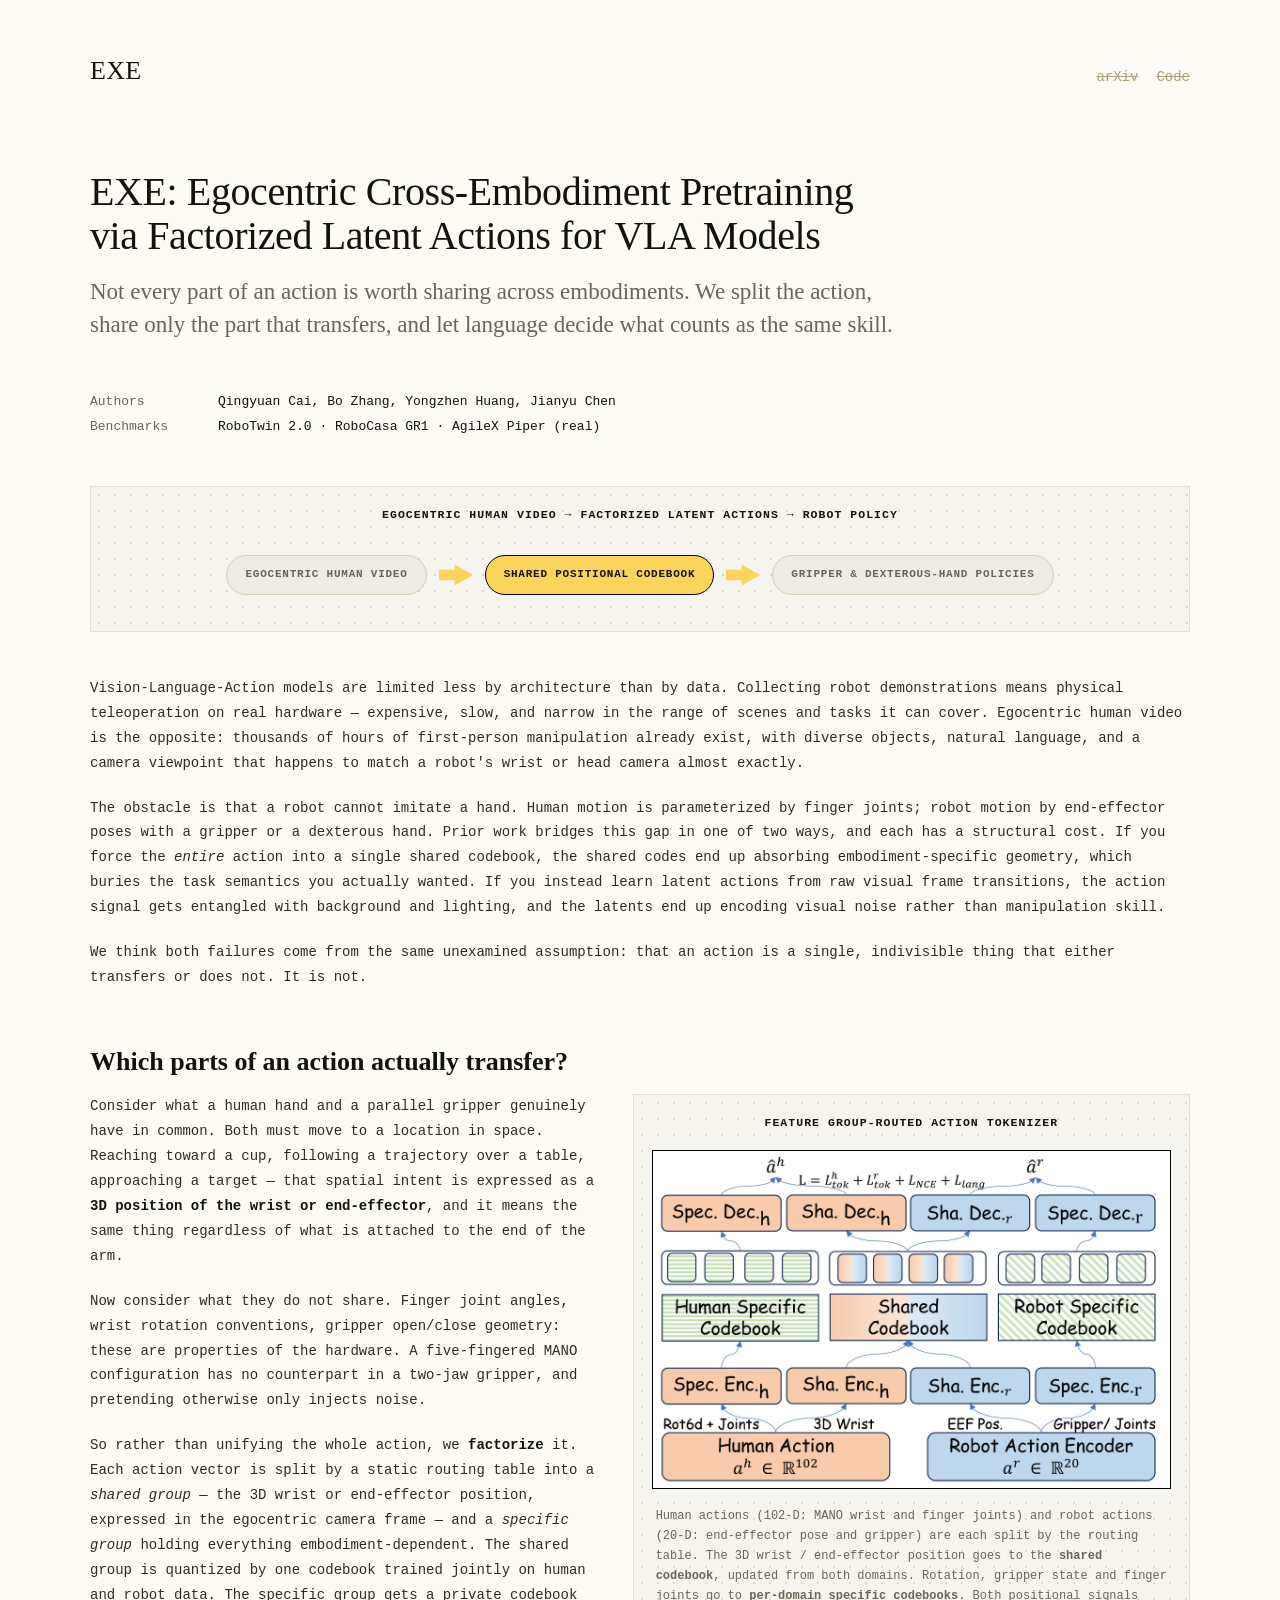
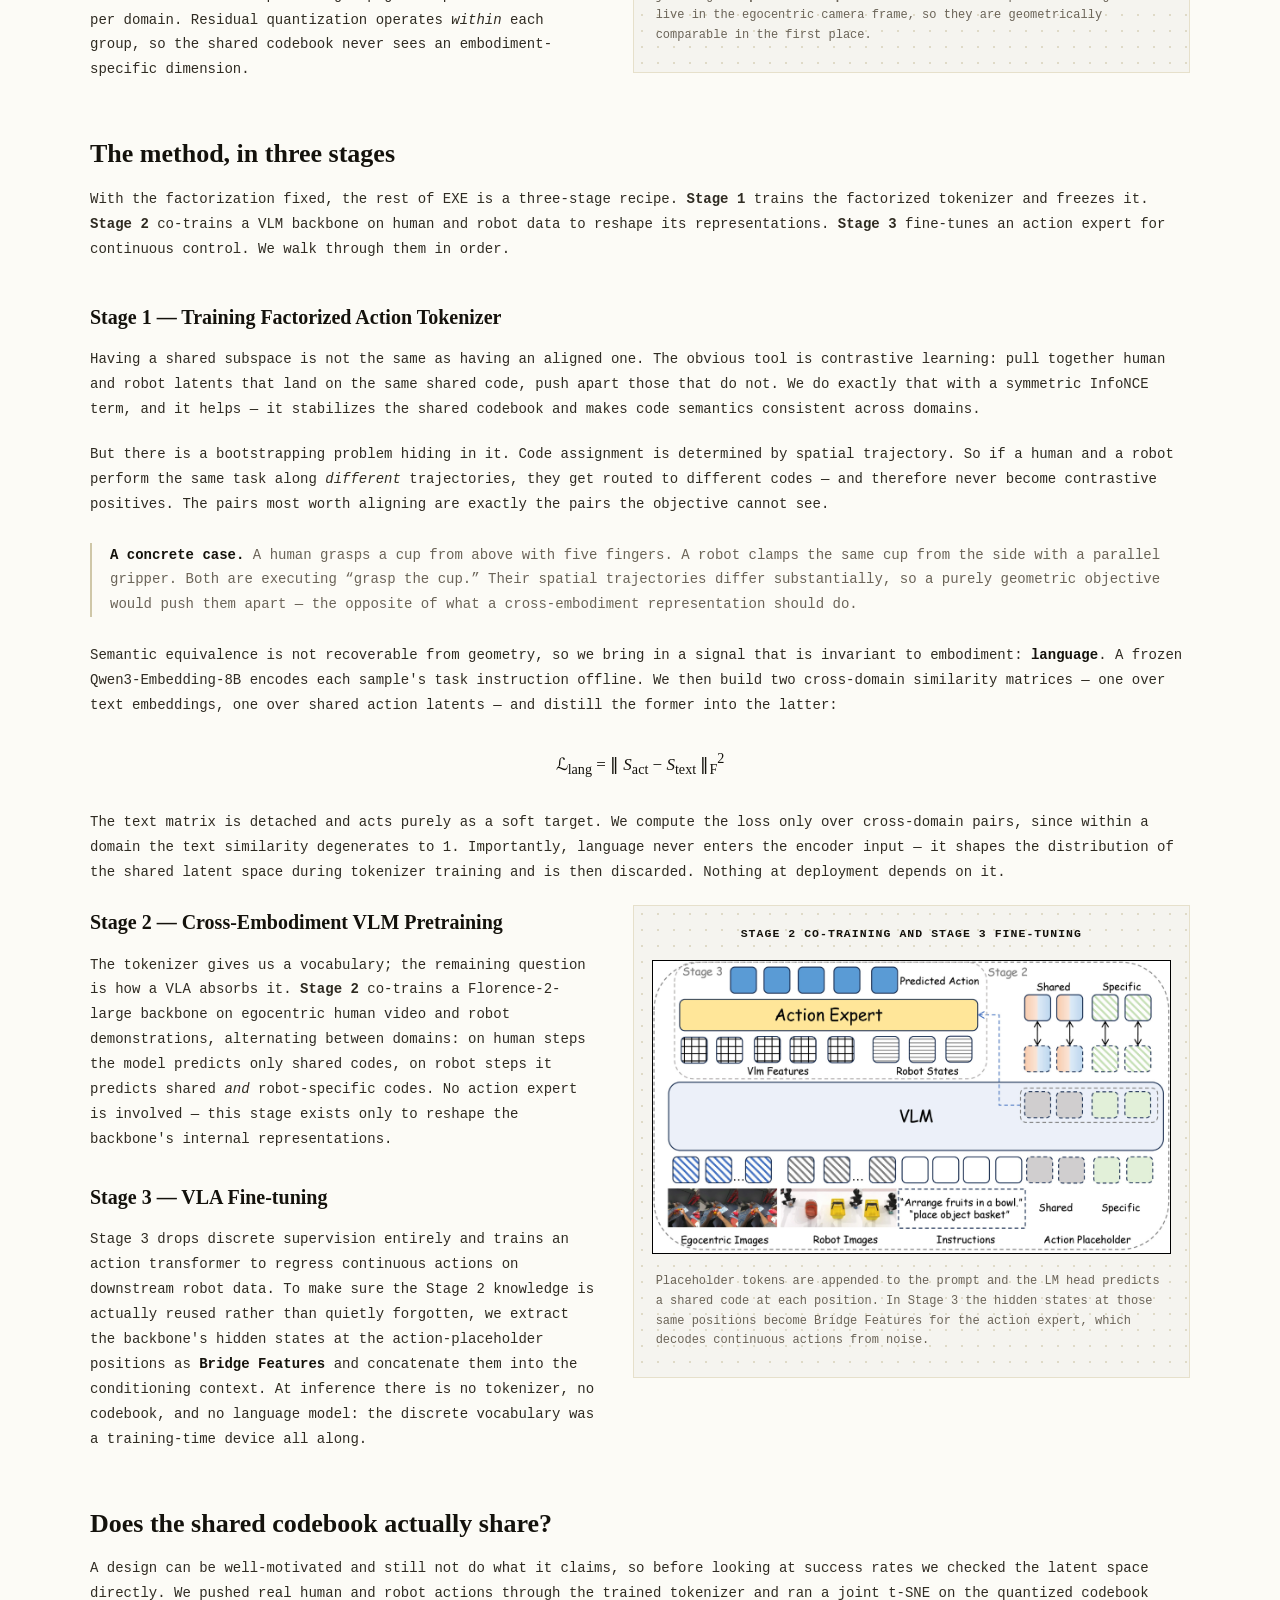
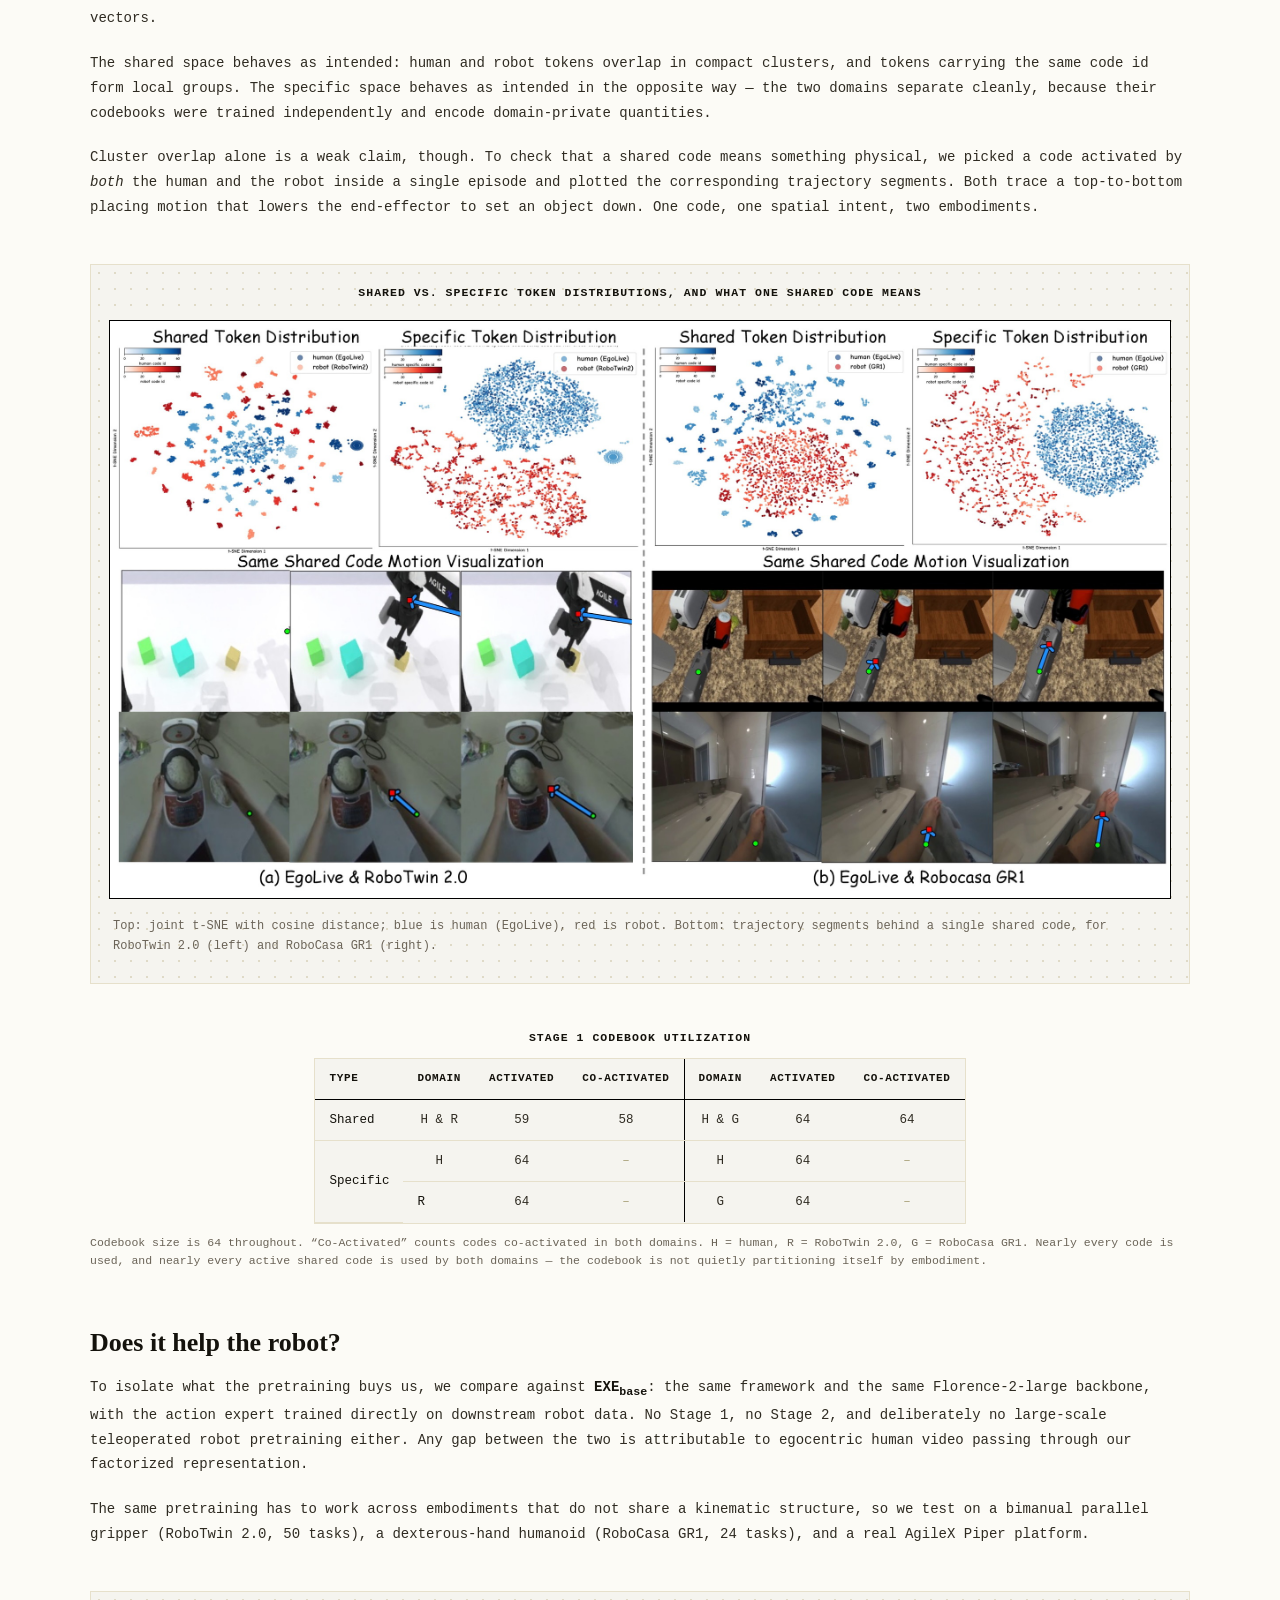
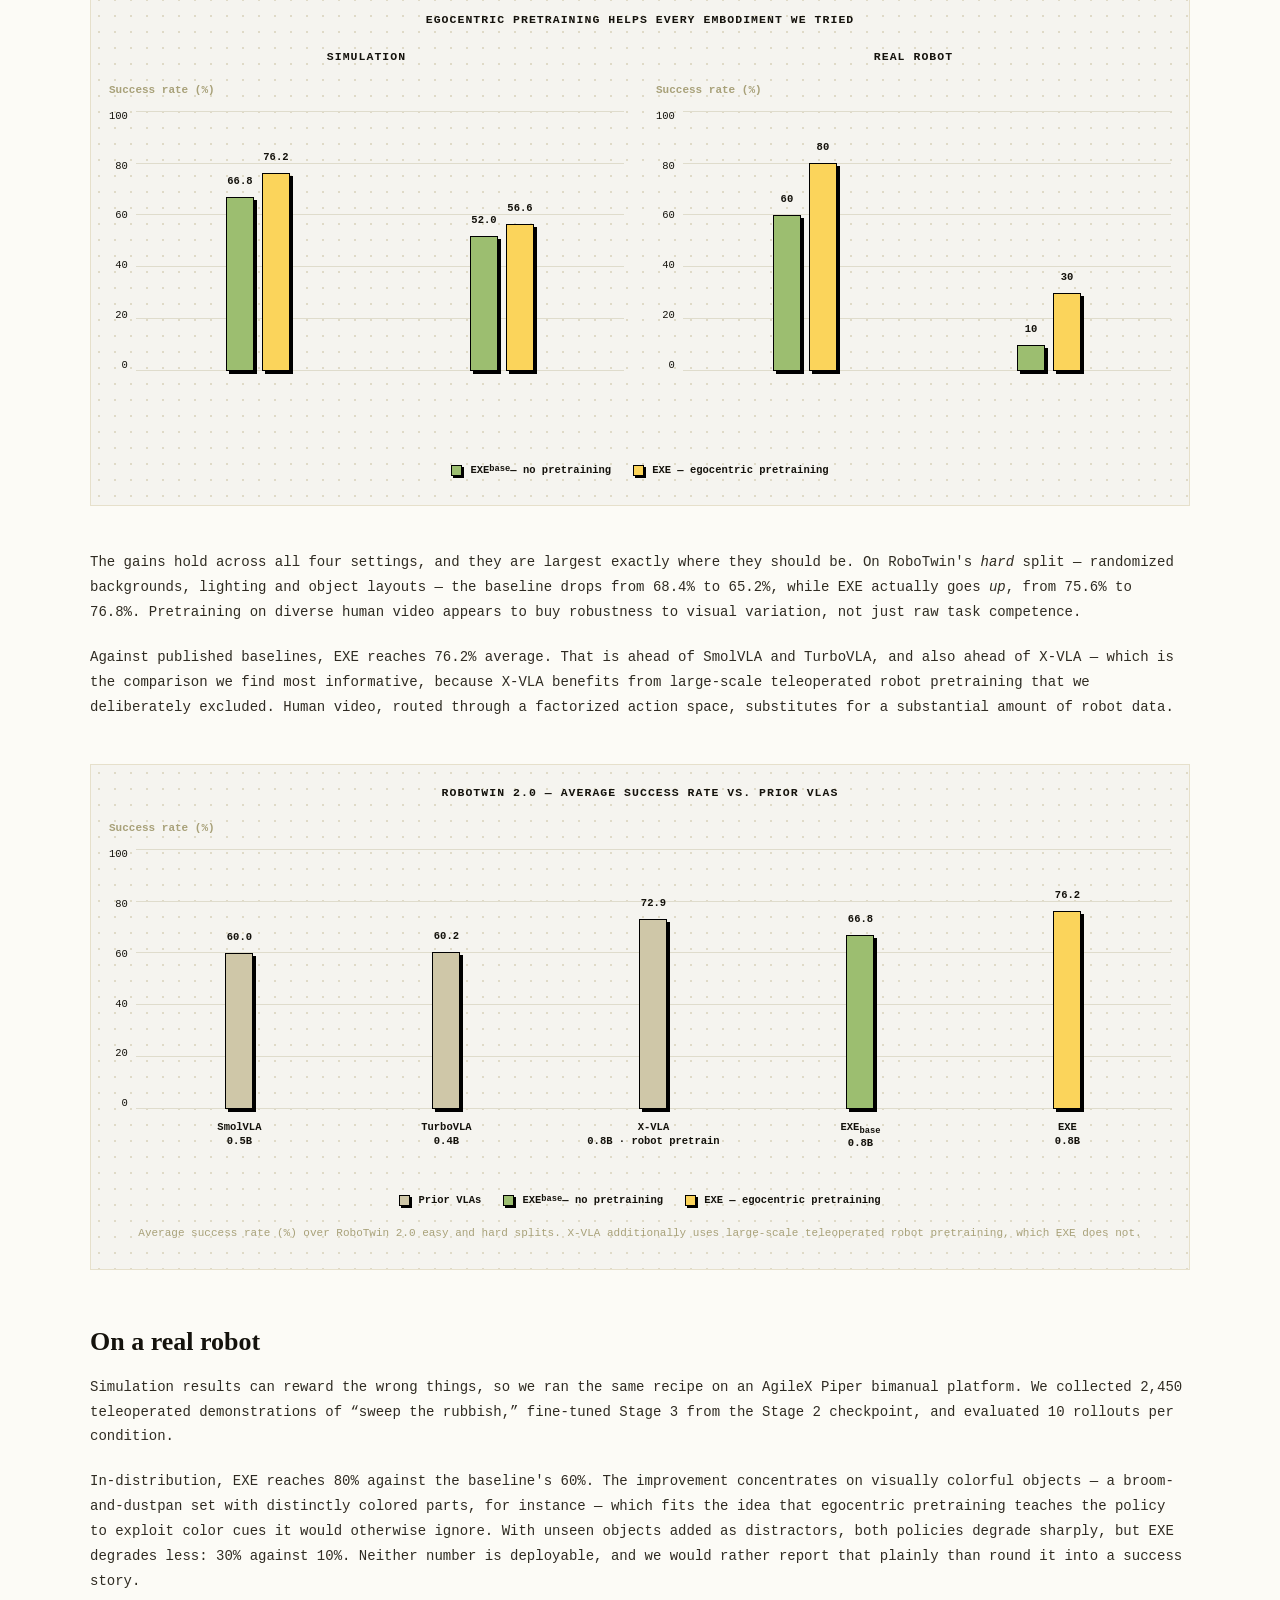
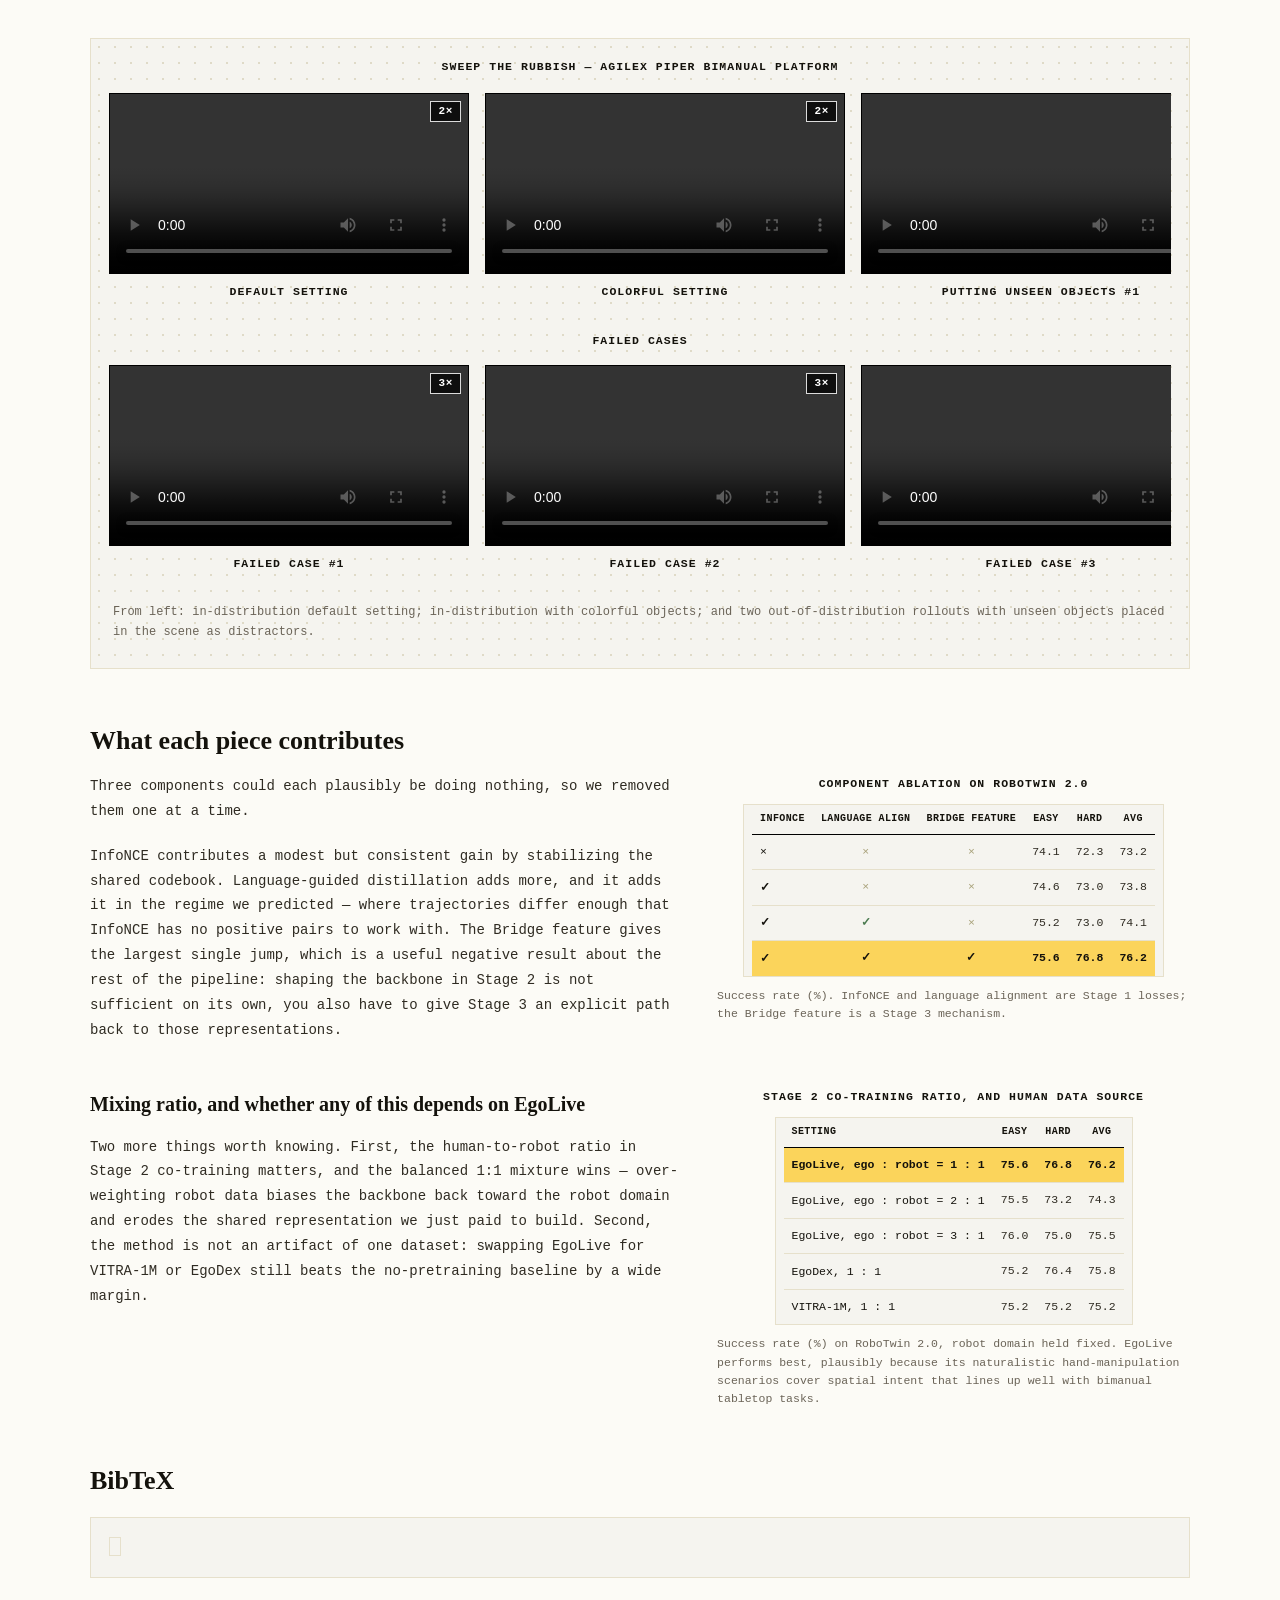
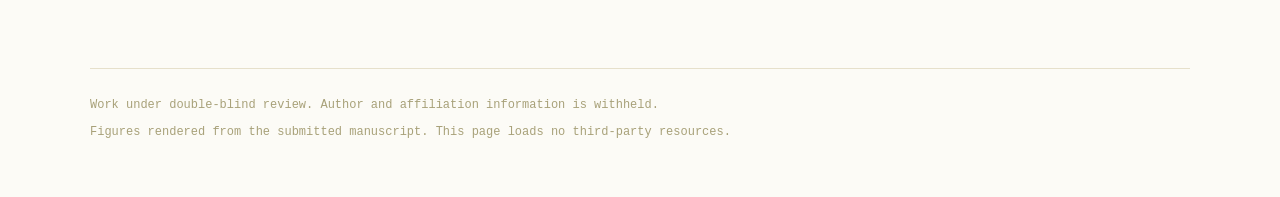
<file: index.html>
<!DOCTYPE html>
<html lang="en">
<head>
<meta charset="utf-8">
<meta name="viewport" content="width=device-width, initial-scale=1">
<title>Factorizing Latent Actions for Human-to-Robot Transfer</title>

<meta name="description" content="EXE factorizes actions into a shareable positional subspace and an embodiment-specific kinematic subspace, so a VLA can inherit manipulation semantics from egocentric human video without inheriting human kinematics.">
<meta name="robots" content="noindex, nofollow">

<meta property="og:type" content="article">
<meta property="og:title" content="Factorizing Latent Actions for Human-to-Robot Transfer">
<meta property="og:description" content="Not all of an action is worth sharing across embodiments. EXE shares the part that is, and keeps private the part that is not.">
<meta property="og:image" content="static/images/framework.jpg">

<link rel="stylesheet" href="static/css/index.css">
</head>
<body>

<!-- ======================== masthead ======================== -->
<header class="masthead">
  <a class="brand" href="./">EXE</a>
  <nav class="navlinks">
    <span title="Released after review">arXiv</span>
    <span title="Released after review">Code</span>
  </nav>
</header>

<!-- ======================== headline ======================== -->
<div class="headline">
  <h1>EXE: Egocentric Cross&#8209;Embodiment Pretraining via Factorized Latent Actions for VLA Models</h1>
  <p class="deck">
    Not every part of an action is worth sharing across embodiments. We split the action, share only the
    part that transfers, and let language decide what counts as the same skill.
  </p>
</div>

<dl class="meta">
  <dt>Authors</dt><dd>Qingyuan Cai, Bo Zhang, Yongzhen Huang, Jianyu Chen</dd>
  <dt>Benchmarks</dt><dd>RoboTwin 2.0 &middot; RoboCasa GR1 &middot; AgileX Piper (real)</dd>
</dl>

<!-- ======================== hero panel ======================== -->
<div class="wide">
  <div class="panel">
    <div class="dots"></div>
    <div class="inner">
      <div class="panel-title">Egocentric human video &rarr; factorized latent actions &rarr; robot policy</div>
      <div class="flow">
        <span class="pill">Egocentric human video</span>
        <svg class="arrow" width="34" height="32" viewBox="0 0 86 80" fill="none" aria-hidden="true">
          <path d="M0 53.3333V26.6667H39.6776V13.3333L86 40L39.6776 66.6667V53.3333H0Z" fill="#FBD45B"/>
        </svg>
        <span class="pill hi">Shared positional codebook</span>
        <svg class="arrow" width="34" height="32" viewBox="0 0 86 80" fill="none" aria-hidden="true">
          <path d="M0 53.3333V26.6667H39.6776V13.3333L86 40L39.6776 66.6667V53.3333H0Z" fill="#FBD45B"/>
        </svg>
        <span class="pill">Gripper &amp; dexterous-hand policies</span>
      </div>
    </div>
  </div>
</div>

<!-- ======================== opening ======================== -->
<div class="prose">
  <p>
    Vision-Language-Action models are limited less by architecture than by data. Collecting robot
    demonstrations means physical teleoperation on real hardware &mdash; expensive, slow, and narrow in the
    range of scenes and tasks it can cover. Egocentric human video is the opposite: thousands of hours of
    first-person manipulation already exist, with diverse objects, natural language, and a camera viewpoint
    that happens to match a robot's wrist or head camera almost exactly.
  </p>
  <p>
    The obstacle is that a robot cannot imitate a hand. Human motion is parameterized by finger joints; robot
    motion by end-effector poses with a gripper or a dexterous hand. Prior work bridges this gap in one of
    two ways, and each has a structural cost. If you force the <i>entire</i> action into a single shared
    codebook, the shared codes end up absorbing embodiment-specific geometry, which buries the task semantics
    you actually wanted. If you instead learn latent actions from raw visual frame transitions, the action
    signal gets entangled with background and lighting, and the latents end up encoding visual noise rather
    than manipulation skill.
  </p>
  <p>
    We think both failures come from the same unexamined assumption: that an action is a single, indivisible
    thing that either transfers or does not. It is not.
  </p>

  <h2 id="what-transfers">
    <a class="anchor" href="#what-transfers" aria-hidden="true">#</a>
    Which parts of an action actually transfer?
  </h2>
</div>

<div class="wide split">
  <div class="split-text">
    <p>
      Consider what a human hand and a parallel gripper genuinely have in common. Both must move to a location
      in space. Reaching toward a cup, following a trajectory over a table, approaching a target &mdash; that
      spatial intent is expressed as a <strong>3D position of the wrist or end-effector</strong>, and it means
      the same thing regardless of what is attached to the end of the arm.
    </p>
    <p>
      Now consider what they do not share. Finger joint angles, wrist rotation conventions, gripper open/close
      geometry: these are properties of the hardware. A five-fingered MANO configuration has no counterpart in
      a two-jaw gripper, and pretending otherwise only injects noise.
    </p>
    <p>
      So rather than unifying the whole action, we <strong>factorize</strong> it. Each action vector is split by
      a static routing table into a <i>shared group</i> &mdash; the 3D wrist or end-effector position, expressed
      in the egocentric camera frame &mdash; and a <i>specific group</i> holding everything embodiment-dependent.
      The shared group is quantized by one codebook trained jointly on human and robot data. The specific group
      gets a private codebook per domain. Residual quantization operates <i>within</i> each group, so the shared
      codebook never sees an embodiment-specific dimension.
    </p>
  </div>
  <div class="panel">
    <div class="dots"></div>
    <div class="inner">
      <div class="panel-title">Feature group-routed action tokenizer</div>
      <a href="static/images/tokenizer.png" target="_blank" rel="noopener">
        <img src="static/images/tokenizer.jpg" alt="Factorized action tokenizer with human specific, shared, and robot specific codebooks.">
      </a>
    </div>
    <div class="panel-note">
      Human actions (102-D: MANO wrist and finger joints) and robot actions (20-D: end-effector pose and
      gripper) are each split by the routing table. The 3D wrist / end-effector position goes to the
      <b>shared codebook</b>, updated from both domains. Rotation, gripper state and finger joints go to
      <b>per-domain specific codebooks</b>. Both positional signals live in the egocentric camera frame, so
      they are geometrically comparable in the first place.
    </div>
  </div>
</div>

<!-- ======================== method: three stages ======================== -->
<div class="prose">
  <h2 id="method">
    <a class="anchor" href="#method" aria-hidden="true">#</a>
    The method, in three stages
  </h2>
  <p>
    With the factorization fixed, the rest of EXE is a three-stage recipe. <b>Stage 1</b> trains the
    factorized tokenizer and freezes it. <b>Stage 2</b> co-trains a VLM backbone on human and robot data to
    reshape its representations. <b>Stage 3</b> fine-tunes an action expert for continuous control. We walk
    through them in order.
  </p>

  <h3 id="stage1">Stage 1 &mdash; Training Factorized Action Tokenizer</h3>
  <p>
    Having a shared subspace is not the same as having an aligned one. The obvious tool is contrastive
    learning: pull together human and robot latents that land on the same shared code, push apart those that
    do not. We do exactly that with a symmetric InfoNCE term, and it helps &mdash; it stabilizes the shared
    codebook and makes code semantics consistent across domains.
  </p>
  <p>
    But there is a bootstrapping problem hiding in it. Code assignment is determined by spatial trajectory. So
    if a human and a robot perform the same task along <i>different</i> trajectories, they get routed to
    different codes &mdash; and therefore never become contrastive positives. The pairs most worth aligning are
    exactly the pairs the objective cannot see.
  </p>
  <div class="note">
    <p>
      <b>A concrete case.</b> A human grasps a cup from above with five fingers. A robot clamps the same cup
      from the side with a parallel gripper. Both are executing &ldquo;grasp the cup.&rdquo; Their spatial
      trajectories differ substantially, so a purely geometric objective would push them apart &mdash; the
      opposite of what a cross-embodiment representation should do.
    </p>
  </div>
  <p>
    Semantic equivalence is not recoverable from geometry, so we bring in a signal that is invariant to
    embodiment: <strong>language</strong>. A frozen Qwen3-Embedding-8B encodes each sample's task instruction
    offline. We then build two cross-domain similarity matrices &mdash; one over text embeddings, one over
    shared action latents &mdash; and distill the former into the latter:
  </p>
  <div class="eqline">
    &#8466;<sub>lang</sub> = &#8214; <i>S</i><sub>act</sub> &minus; <i>S</i><sub>text</sub> &#8214;<sub>F</sub><sup>2</sup>
  </div>
  <p>
    The text matrix is detached and acts purely as a soft target. We compute the loss only over cross-domain
    pairs, since within a domain the text similarity degenerates to 1. Importantly, language never enters the
    encoder input &mdash; it shapes the distribution of the shared latent space during tokenizer training and is
    then discarded. Nothing at deployment depends on it.
  </p>
</div>

<div class="wide split">
  <div class="split-text">
    <h3 id="stage2">Stage 2 &mdash; Cross-Embodiment VLM Pretraining</h3>
    <p>
      The tokenizer gives us a vocabulary; the remaining question is how a VLA absorbs it. <b>Stage 2</b>
      co-trains a Florence-2-large backbone on egocentric human video and robot demonstrations, alternating
      between domains: on human steps the model predicts only shared codes, on robot steps it predicts shared
      <i>and</i> robot-specific codes. No action expert is involved &mdash; this stage exists only to reshape
      the backbone's internal representations.
    </p>
    <h3 id="stage3">Stage 3 &mdash; VLA Fine-tuning</h3>
    <p>
      Stage 3 drops discrete supervision entirely and trains an action transformer to regress continuous
      actions on downstream robot data. To make sure the Stage 2 knowledge is actually reused rather than
      quietly forgotten, we extract the backbone's hidden states at the action-placeholder positions as
      <strong>Bridge Features</strong> and concatenate them into the conditioning context. At inference there is
      no tokenizer, no codebook, and no language model: the discrete vocabulary was a training-time device all
      along.
    </p>
  </div>
  <div class="panel">
    <div class="dots"></div>
    <div class="inner">
      <div class="panel-title">Stage 2 co-training and Stage 3 fine-tuning</div>
      <a href="static/images/framework.png" target="_blank" rel="noopener">
        <img src="static/images/framework.jpg" alt="EXE framework: Stage 2 cross-embodiment VLM pretraining and Stage 3 VLA fine-tuning.">
      </a>
    </div>
    <div class="panel-note">
      Placeholder tokens are appended to the prompt and the LM head predicts a shared code at each position.
      In Stage 3 the hidden states at those same positions become Bridge Features for the action expert,
      which decodes continuous actions from noise.
    </div>
  </div>
</div>

<!-- ======================== does it share ======================== -->
<div class="prose">
  <h2 id="analysis">
    <a class="anchor" href="#analysis" aria-hidden="true">#</a>
    Does the shared codebook actually share?
  </h2>
  <p>
    A design can be well-motivated and still not do what it claims, so before looking at success rates we
    checked the latent space directly. We pushed real human and robot actions through the trained tokenizer
    and ran a joint t-SNE on the quantized codebook vectors.
  </p>
  <p>
    The shared space behaves as intended: human and robot tokens overlap in compact clusters, and tokens
    carrying the same code id form local groups. The specific space behaves as intended in the opposite way
    &mdash; the two domains separate cleanly, because their codebooks were trained independently and encode
    domain-private quantities.
  </p>
  <p>
    Cluster overlap alone is a weak claim, though. To check that a shared code means something physical, we
    picked a code activated by <i>both</i> the human and the robot inside a single episode and plotted the
    corresponding trajectory segments. Both trace a top-to-bottom placing motion that lowers the end-effector
    to set an object down. One code, one spatial intent, two embodiments.
  </p>
</div>

<div class="wide">
  <div class="panel">
    <div class="dots"></div>
    <div class="inner">
      <div class="panel-title">Shared vs. specific token distributions, and what one shared code means</div>
      <a href="static/images/tsne.png" target="_blank" rel="noopener">
        <img src="static/images/tsne.jpg" alt="t-SNE of shared and specific token distributions plus motion visualization of a single shared code.">
      </a>
    </div>
    <div class="panel-note">
      Top: joint t-SNE with cosine distance; blue is human (EgoLive), red is robot. Bottom: trajectory
      segments behind a single shared code, for RoboTwin 2.0 (left) and RoboCasa GR1 (right).
    </div>
  </div>
</div>

<div class="prose">
  <p class="tbl-title tbl-title-center">Stage 1 codebook utilization</p>
  <div class="tbl-wrap tbl-auto">
    <table>
      <thead>
        <tr>
          <th>Type</th>
          <th>Domain</th><th>Activated</th><th>Co-Activated</th>
          <th class="divider">Domain</th><th>Activated</th><th>Co-Activated</th>
        </tr>
      </thead>
      <tbody>
        <tr>
          <td>Shared</td>
          <td>H &amp; R</td><td>59</td><td>58</td>
          <td class="divider">H &amp; G</td><td>64</td><td>64</td>
        </tr>
        <tr>
          <td rowspan="2">Specific</td>
          <td>H</td><td>64</td><td class="dash">&ndash;</td>
          <td class="divider">H</td><td>64</td><td class="dash">&ndash;</td>
        </tr>
        <tr>
          <td>R</td><td>64</td><td class="dash">&ndash;</td>
          <td class="divider">G</td><td>64</td><td class="dash">&ndash;</td>
        </tr>
      </tbody>
    </table>
  </div>
  <p class="tbl-note">
    Codebook size is 64 throughout. &ldquo;Co-Activated&rdquo; counts codes co-activated in both domains.
    H = human, R = RoboTwin 2.0, G = RoboCasa GR1. Nearly every code is used, and nearly every active shared
    code is used by both domains &mdash; the codebook is not quietly partitioning itself by embodiment.
  </p>
</div>

<!-- ======================== results ======================== -->
<div class="prose">
  <h2 id="results">
    <a class="anchor" href="#results" aria-hidden="true">#</a>
    Does it help the robot?
  </h2>
  <p>
    To isolate what the pretraining buys us, we compare against <strong>EXE<sub>base</sub></strong>: the same
    framework and the same Florence-2-large backbone, with the action expert trained directly on downstream
    robot data. No Stage 1, no Stage 2, and deliberately no large-scale teleoperated robot pretraining either.
    Any gap between the two is attributable to egocentric human video passing through our factorized
    representation.
  </p>
  <p>
    The same pretraining has to work across embodiments that do not share a kinematic structure, so we test on
    a bimanual parallel gripper (RoboTwin 2.0, 50 tasks), a dexterous-hand humanoid (RoboCasa GR1, 24 tasks),
    and a real AgileX Piper platform.
  </p>
</div>

<div class="wide">
  <div class="panel">
    <div class="dots"></div>
    <div class="inner">
      <div class="panel-title">Egocentric pretraining helps every embodiment we tried</div>
      <div class="chart-pair chart-pad">
        <div class="chart-unit">
          <div class="chart-unit-title">Simulation</div>
          <div class="chart">
            <div class="ylab">Success rate (%)</div>
            <div class="ticks">
              <span>100</span><span>80</span><span>60</span><span>40</span><span>20</span><span>0</span>
            </div>
            <div class="plot">
              <div class="gridlines"><i></i><i></i><i></i><i></i><i></i><i></i></div>
              <div class="groups">
                <div class="group">
                  <div class="bar base" style="height:174px"><span class="v">66.8</span></div>
                  <div class="bar ours" style="height:198px"><span class="v">76.2</span></div>
                  <div class="xlab">RoboTwin 2.0<br>bimanual gripper</div>
                </div>
                <div class="group">
                  <div class="bar base" style="height:135px"><span class="v">52.0</span></div>
                  <div class="bar ours" style="height:147px"><span class="v">56.6</span></div>
                  <div class="xlab">RoboCasa GR1<br>dexterous hand</div>
                </div>
              </div>
            </div>
          </div>
        </div>
        <div class="chart-unit">
          <div class="chart-unit-title">Real robot</div>
          <div class="chart">
            <div class="ylab">Success rate (%)</div>
            <div class="ticks">
              <span>100</span><span>80</span><span>60</span><span>40</span><span>20</span><span>0</span>
            </div>
            <div class="plot">
              <div class="gridlines"><i></i><i></i><i></i><i></i><i></i><i></i></div>
              <div class="groups">
                <div class="group">
                  <div class="bar base" style="height:156px"><span class="v">60</span></div>
                  <div class="bar ours" style="height:208px"><span class="v">80</span></div>
                  <div class="xlab">In-distribution</div>
                </div>
                <div class="group">
                  <div class="bar base" style="height:26px"><span class="v">10</span></div>
                  <div class="bar ours" style="height:78px"><span class="v">30</span></div>
                  <div class="xlab">Unseen objects</div>
                </div>
              </div>
            </div>
          </div>
        </div>
      </div>
      <div class="legend">
        <div class="key"><span class="sw base"></span>EXE<sub>base</sub> &mdash; no pretraining</div>
        <div class="key"><span class="sw ours"></span>EXE &mdash; egocentric pretraining</div>
      </div>
    </div>
  </div>
</div>

<div class="prose">
  <p>
    The gains hold across all four settings, and they are largest exactly where they should be. On RoboTwin's
    <i>hard</i> split &mdash; randomized backgrounds, lighting and object layouts &mdash; the baseline drops from
    68.4% to 65.2%, while EXE actually goes <i>up</i>, from 75.6% to 76.8%. Pretraining on diverse human video
    appears to buy robustness to visual variation, not just raw task competence.
  </p>
</div>

<div class="prose">
  <p>
    Against published baselines, EXE reaches 76.2% average. That is ahead of SmolVLA and TurboVLA, and also
    ahead of X-VLA &mdash; which is the comparison we find most informative, because X-VLA benefits from
    large-scale teleoperated robot pretraining that we deliberately excluded. Human video, routed through a
    factorized action space, substitutes for a substantial amount of robot data.
  </p>
</div>

<div class="wide">
  <div class="panel">
    <div class="dots"></div>
    <div class="inner">
      <div class="panel-title">RoboTwin 2.0 &mdash; average success rate vs. prior VLAs</div>
      <div class="chart chart-pad">
        <div class="ylab">Success rate (%)</div>
        <div class="ticks">
          <span>100</span><span>80</span><span>60</span><span>40</span><span>20</span><span>0</span>
        </div>
        <div class="plot">
          <div class="gridlines"><i></i><i></i><i></i><i></i><i></i><i></i></div>
          <div class="groups">
            <div class="group">
              <div class="bar other" style="height:156px"><span class="v">60.0</span></div>
              <div class="xlab">SmolVLA<br>0.5B</div>
            </div>
            <div class="group">
              <div class="bar other" style="height:157px"><span class="v">60.2</span></div>
              <div class="xlab">TurboVLA<br>0.4B</div>
            </div>
            <div class="group">
              <div class="bar other" style="height:190px"><span class="v">72.9</span></div>
              <div class="xlab">X-VLA<br>0.8B &middot; robot pretrain</div>
            </div>
            <div class="group">
              <div class="bar base" style="height:174px"><span class="v">66.8</span></div>
              <div class="xlab">EXE<sub>base</sub><br>0.8B</div>
            </div>
            <div class="group">
              <div class="bar ours" style="height:198px"><span class="v">76.2</span></div>
              <div class="xlab">EXE<br>0.8B</div>
            </div>
          </div>
        </div>
      </div>
      <div class="legend">
        <div class="key"><span class="sw other"></span>Prior VLAs</div>
        <div class="key"><span class="sw base"></span>EXE<sub>base</sub> &mdash; no pretraining</div>
        <div class="key"><span class="sw ours"></span>EXE &mdash; egocentric pretraining</div>
      </div>
      <div class="axis-note">
        Average success rate (%) over RoboTwin 2.0 easy and hard splits. X-VLA additionally uses large-scale
        teleoperated robot pretraining, which EXE does not.
      </div>
    </div>
  </div>
</div>

<div class="prose">

  <h2 id="realworld">
    <a class="anchor" href="#realworld" aria-hidden="true">#</a>
    On a real robot
  </h2>
  <p>
    Simulation results can reward the wrong things, so we ran the same recipe on an AgileX Piper bimanual
    platform. We collected 2,450 teleoperated demonstrations of &ldquo;sweep the rubbish,&rdquo; fine-tuned
    Stage 3 from the Stage 2 checkpoint, and evaluated 10 rollouts per condition.
  </p>
  <p>
    In-distribution, EXE reaches 80% against the baseline's 60%. The improvement concentrates on visually
    colorful objects &mdash; a broom-and-dustpan set with distinctly colored parts, for instance &mdash; which fits
    the idea that egocentric pretraining teaches the policy to exploit color cues it would otherwise ignore.
    With unseen objects added as distractors, both policies degrade sharply, but EXE degrades less: 30%
    against 10%. Neither number is deployable, and we would rather report that plainly than round it into a
    success story.
  </p>
</div>

<div class="wide">
  <div class="panel">
    <div class="dots"></div>
    <div class="inner">
      <div class="panel-title">Sweep the Rubbish &mdash; AgileX Piper bimanual platform</div>
      <div class="vid-grid">
        <figure class="vid">
          <div class="vid-frame">
            <video src="static/videos/sweep-default.mp4" controls playsinline preload="metadata"></video>
            <span class="speed-badge">2&times;</span>
          </div>
          <figcaption>Default Setting</figcaption>
        </figure>
        <figure class="vid">
          <div class="vid-frame">
            <video src="static/videos/sweep-colorful.mp4" controls playsinline preload="metadata"></video>
            <span class="speed-badge">2&times;</span>
          </div>
          <figcaption>Colorful Setting</figcaption>
        </figure>
        <figure class="vid">
          <div class="vid-frame">
            <video src="static/videos/sweep-unseen.mp4" controls playsinline preload="metadata"></video>
            <span class="speed-badge">2&times;</span>
          </div>
          <figcaption>Putting Unseen Objects #1</figcaption>
        </figure>
        <figure class="vid">
          <div class="vid-frame">
            <video src="static/videos/sweep-unseen2.mp4" controls playsinline preload="metadata"></video>
            <span class="speed-badge">2&times;</span>
          </div>
          <figcaption>Putting Unseen Objects #2</figcaption>
        </figure>
      </div>
      <div class="vid-subtitle">Failed cases</div>
      <div class="vid-grid" data-rate="3">
        <figure class="vid">
          <div class="vid-frame">
            <video src="static/videos/failed-1.mp4" controls playsinline preload="metadata"></video>
            <span class="speed-badge">3&times;</span>
          </div>
          <figcaption>Failed Case #1</figcaption>
        </figure>
        <figure class="vid">
          <div class="vid-frame">
            <video src="static/videos/failed-2.mp4" controls playsinline preload="metadata"></video>
            <span class="speed-badge">3&times;</span>
          </div>
          <figcaption>Failed Case #2</figcaption>
        </figure>
        <figure class="vid">
          <div class="vid-frame">
            <video src="static/videos/failed-3.mp4" controls playsinline preload="metadata"></video>
            <span class="speed-badge">3&times;</span>
          </div>
          <figcaption>Failed Case #3</figcaption>
        </figure>
        <figure class="vid">
          <div class="vid-frame">
            <video src="static/videos/failed-4.mp4" controls playsinline preload="metadata"></video>
            <span class="speed-badge">3&times;</span>
          </div>
          <figcaption>Failed Case #4</figcaption>
        </figure>
      </div>
    </div>
    <div class="panel-note">
      From left: in-distribution default setting; in-distribution with colorful objects; and two
      out-of-distribution rollouts with unseen objects placed in the scene as distractors.
    </div>
  </div>
</div>

<!-- ======================== ablations ======================== -->
<div class="prose">
  <h2 id="ablations">
    <a class="anchor" href="#ablations" aria-hidden="true">#</a>
    What each piece contributes
  </h2>
</div>

<div class="wide split split-tbl">
  <div class="split-text">
    <p>
      Three components could each plausibly be doing nothing, so we removed them one at a time.
    </p>
    <p>
      InfoNCE contributes a modest but consistent gain by stabilizing the shared codebook. Language-guided
      distillation adds more, and it adds it in the regime we predicted &mdash; where trajectories differ enough
      that InfoNCE has no positive pairs to work with. The Bridge feature gives the largest single jump, which
      is a useful negative result about the rest of the pipeline: shaping the backbone in Stage 2 is not
      sufficient on its own, you also have to give Stage 3 an explicit path back to those representations.
    </p>
  </div>
  <div class="split-fig">
    <p class="tbl-title tbl-title-center">Component ablation on RoboTwin 2.0</p>
    <div class="tbl-wrap tbl-auto">
      <table>
        <thead>
          <tr><th>InfoNCE</th><th>Language align</th><th>Bridge feature</th><th>Easy</th><th>Hard</th><th>AVG</th></tr>
        </thead>
        <tbody>
          <tr><td class="cross">&times;</td><td class="cross">&times;</td><td class="cross">&times;</td><td>74.1</td><td>72.3</td><td>73.2</td></tr>
          <tr><td class="tick">&check;</td><td class="cross">&times;</td><td class="cross">&times;</td><td>74.6</td><td>73.0</td><td>73.8</td></tr>
          <tr><td class="tick">&check;</td><td class="tick">&check;</td><td class="cross">&times;</td><td>75.2</td><td>73.0</td><td>74.1</td></tr>
          <tr class="ours"><td class="tick">&check;</td><td class="tick">&check;</td><td class="tick">&check;</td><td>75.6</td><td>76.8</td><td>76.2</td></tr>
        </tbody>
      </table>
    </div>
    <p class="tbl-note">
      Success rate (%). InfoNCE and language alignment are Stage 1 losses; the Bridge feature is a Stage 3
      mechanism.
    </p>
  </div>
</div>

<div class="wide split split-tbl">
  <div class="split-text">
    <h3>Mixing ratio, and whether any of this depends on EgoLive</h3>
    <p>
      Two more things worth knowing. First, the human-to-robot ratio in Stage 2 co-training matters, and the
      balanced 1:1 mixture wins &mdash; over-weighting robot data biases the backbone back toward the robot domain
      and erodes the shared representation we just paid to build. Second, the method is not an artifact of one
      dataset: swapping EgoLive for VITRA-1M or EgoDex still beats the no-pretraining baseline by a wide margin.
    </p>
  </div>
  <div class="split-fig">
    <p class="tbl-title tbl-title-center">Stage 2 co-training ratio, and human data source</p>
    <div class="tbl-wrap tbl-auto">
      <table>
        <thead>
          <tr><th>Setting</th><th>Easy</th><th>Hard</th><th>AVG</th></tr>
        </thead>
        <tbody>
          <tr class="ours"><td>EgoLive, ego : robot = 1 : 1</td><td>75.6</td><td>76.8</td><td>76.2</td></tr>
          <tr><td>EgoLive, ego : robot = 2 : 1</td><td>75.5</td><td>73.2</td><td>74.3</td></tr>
          <tr><td>EgoLive, ego : robot = 3 : 1</td><td>76.0</td><td>75.0</td><td>75.5</td></tr>
          <tr><td>EgoDex, 1 : 1</td><td>75.2</td><td>76.4</td><td>75.8</td></tr>
          <tr><td>VITRA-1M, 1 : 1</td><td>75.2</td><td>75.2</td><td>75.2</td></tr>
        </tbody>
      </table>
    </div>
    <p class="tbl-note">
      Success rate (%) on RoboTwin 2.0, robot domain held fixed. EgoLive performs best, plausibly because its
      naturalistic hand-manipulation scenarios cover spatial intent that lines up well with bimanual tabletop
      tasks.
    </p>
  </div>
</div>

<div class="prose">

  <h2 id="bibtex">
    <a class="anchor" href="#bibtex" aria-hidden="true">#</a>
    BibTeX
  </h2>
  <pre><code></code></pre>
</div>

<footer>
  <p>Work under double-blind review. Author and affiliation information is withheld.</p>
  <p>Figures rendered from the submitted manuscript. This page loads no third-party resources.</p>
</footer>

<script>
  document.querySelectorAll('.vid-grid').forEach(function (grid) {
    var rate = parseFloat(grid.getAttribute('data-rate')) || 2;
    grid.querySelectorAll('.vid-frame video').forEach(function (v) {
      var setRate = function () { v.playbackRate = rate; };
      setRate();
      v.addEventListener('loadedmetadata', setRate);
      v.addEventListener('play', setRate);
      v.addEventListener('ratechange', function () {
        if (v.playbackRate !== rate) v.playbackRate = rate;
      });
    });
  });
</script>

</body>
</html>
</file>
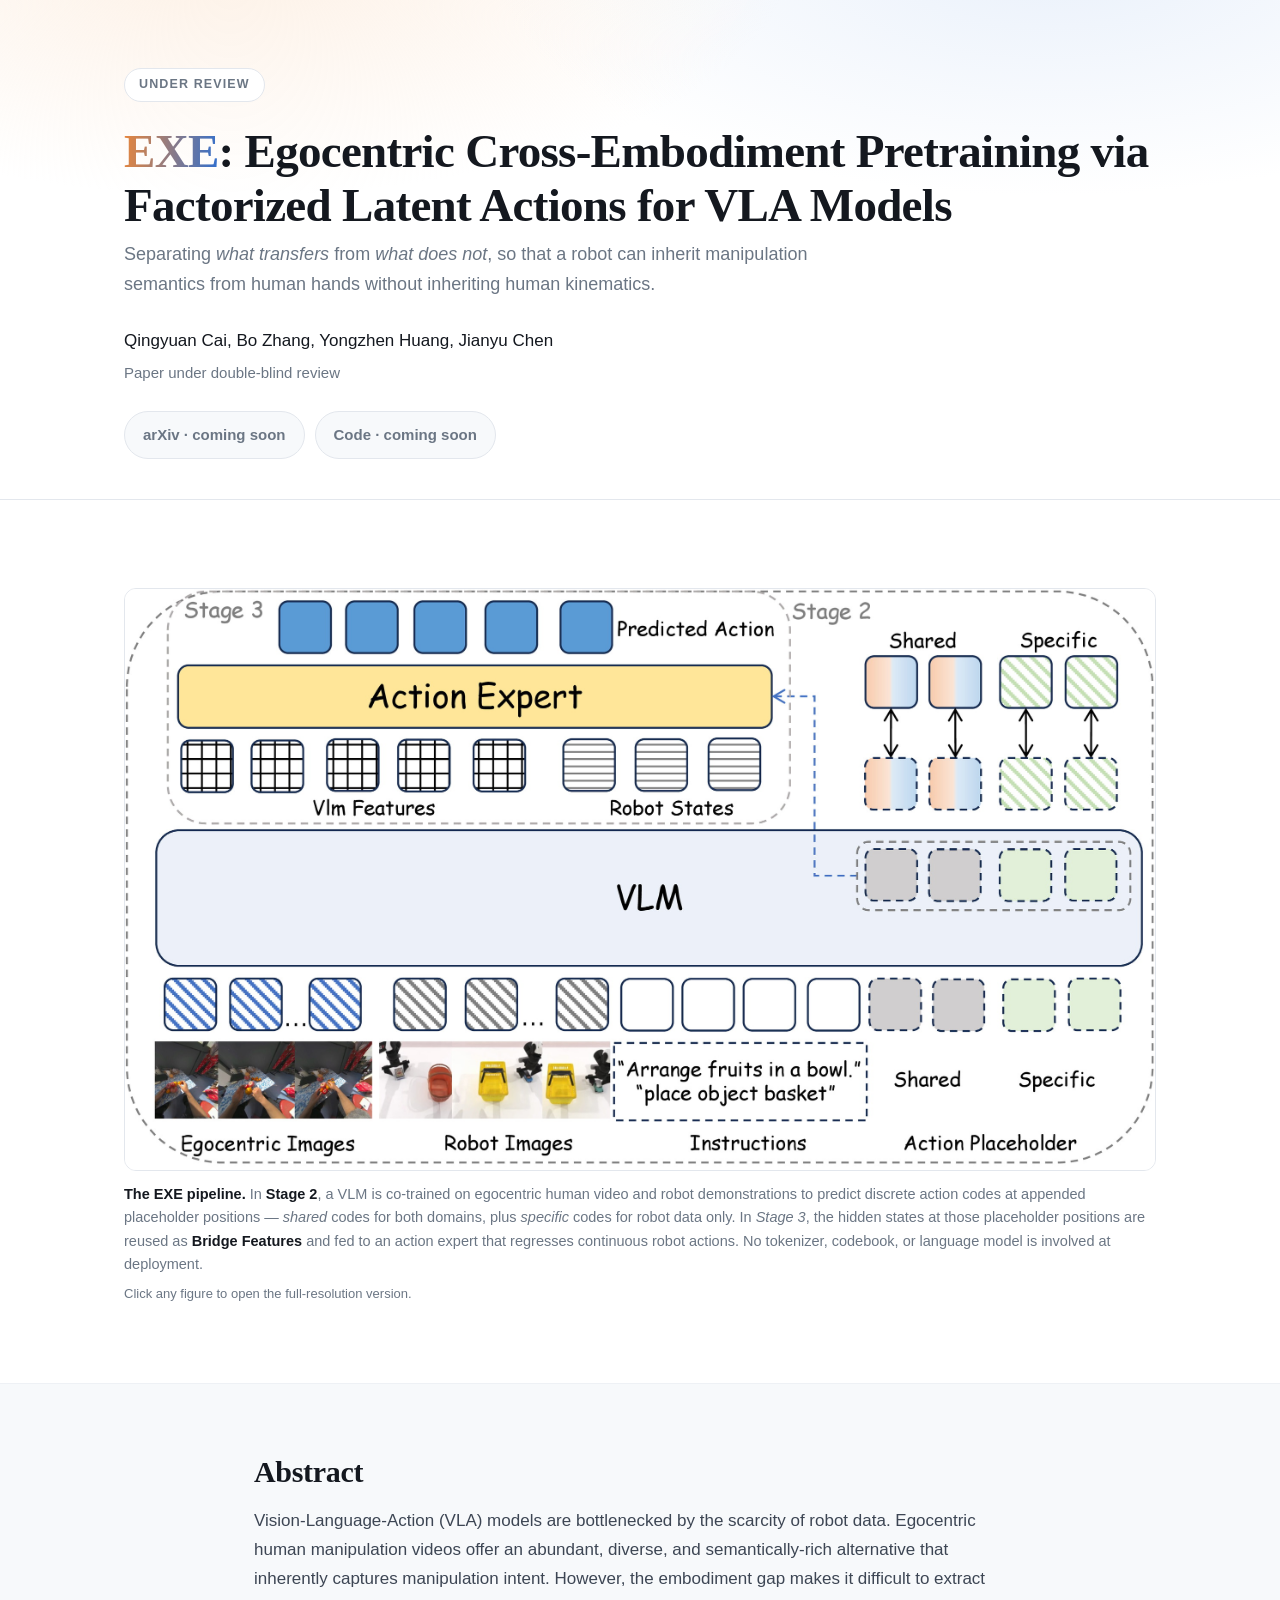
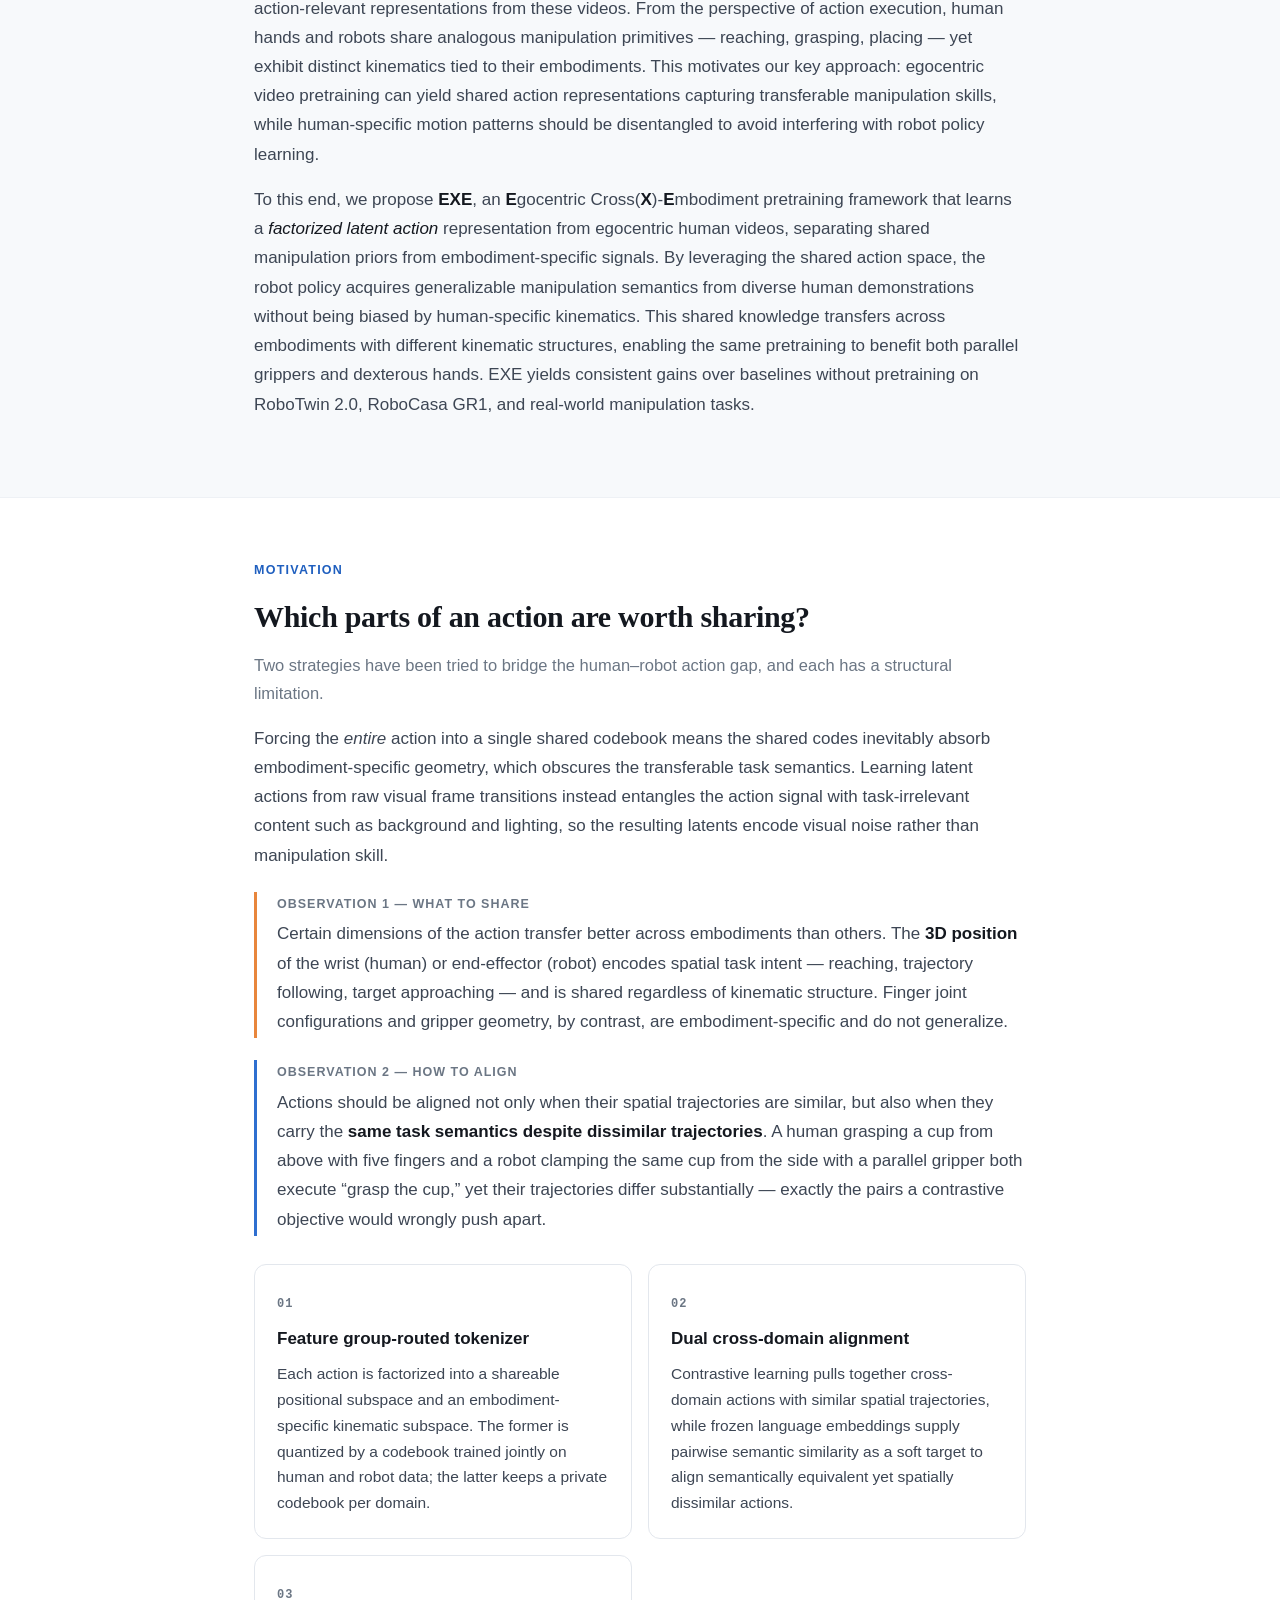
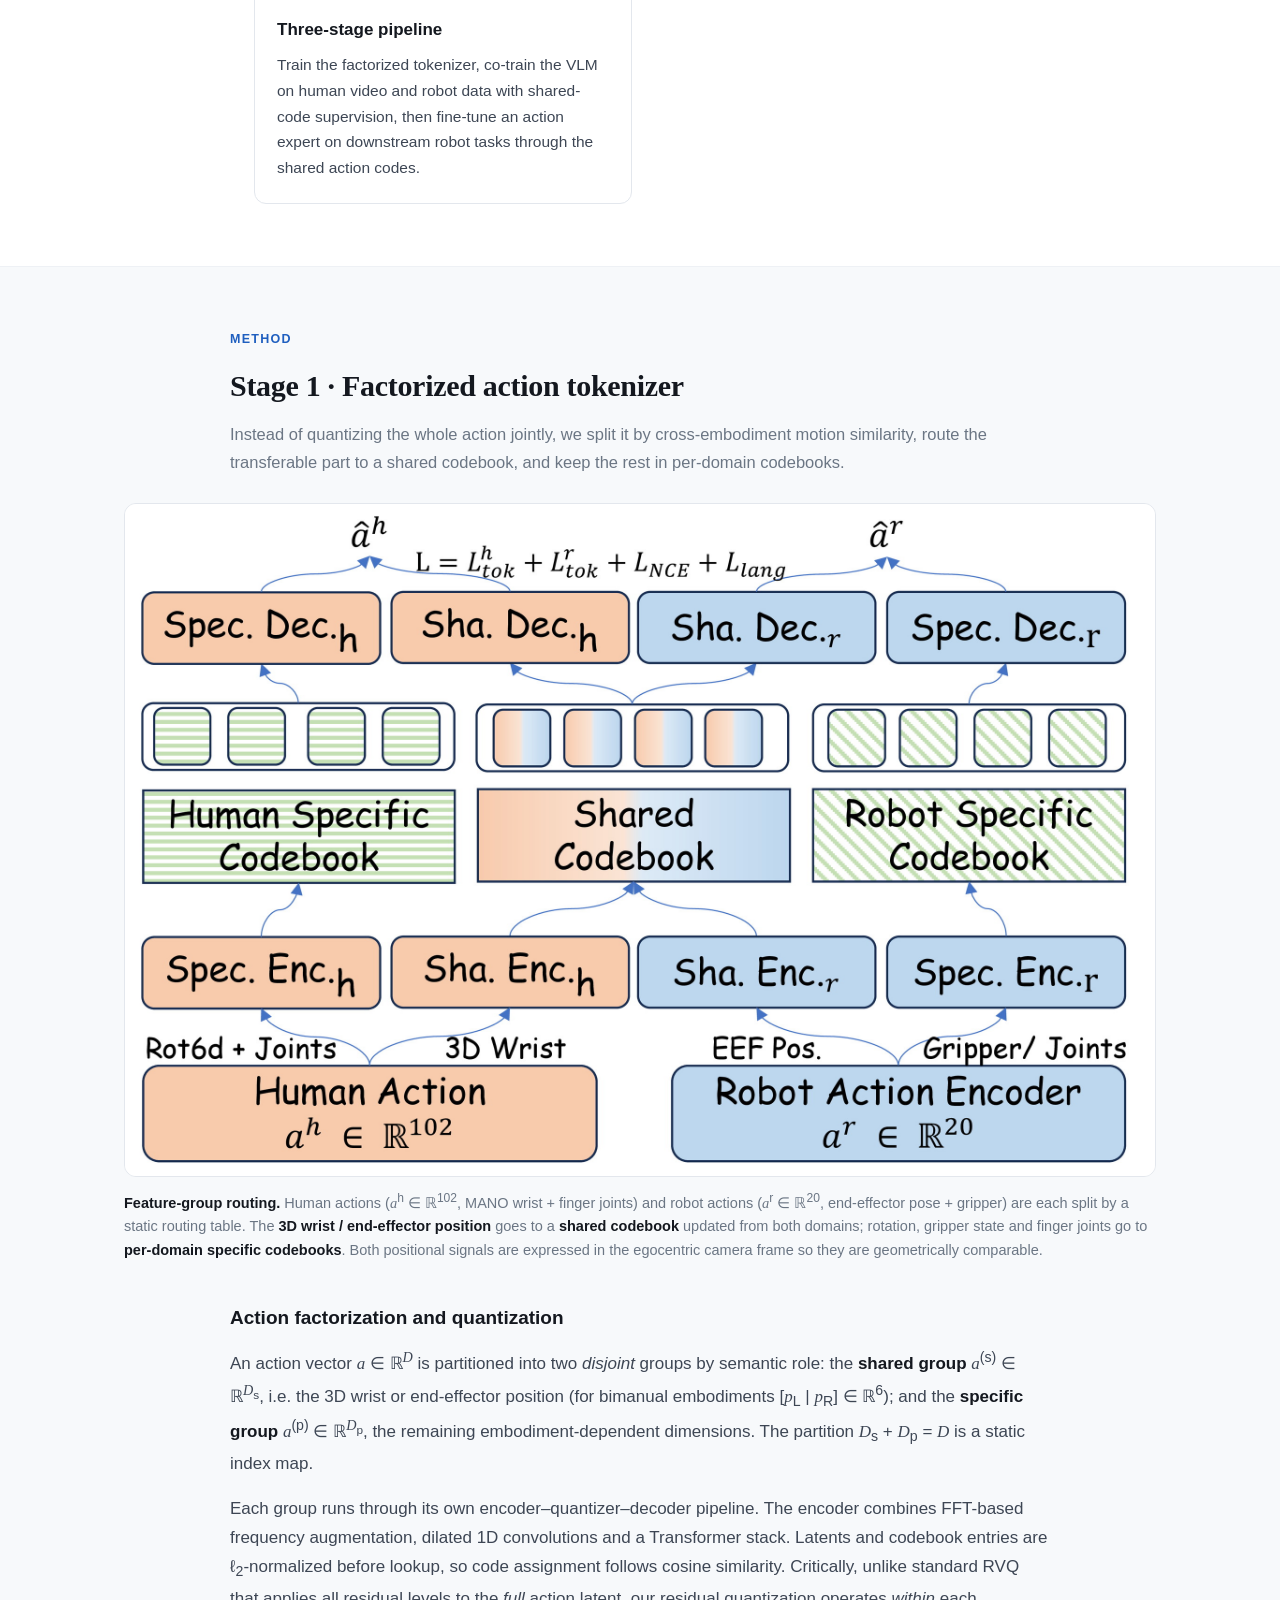
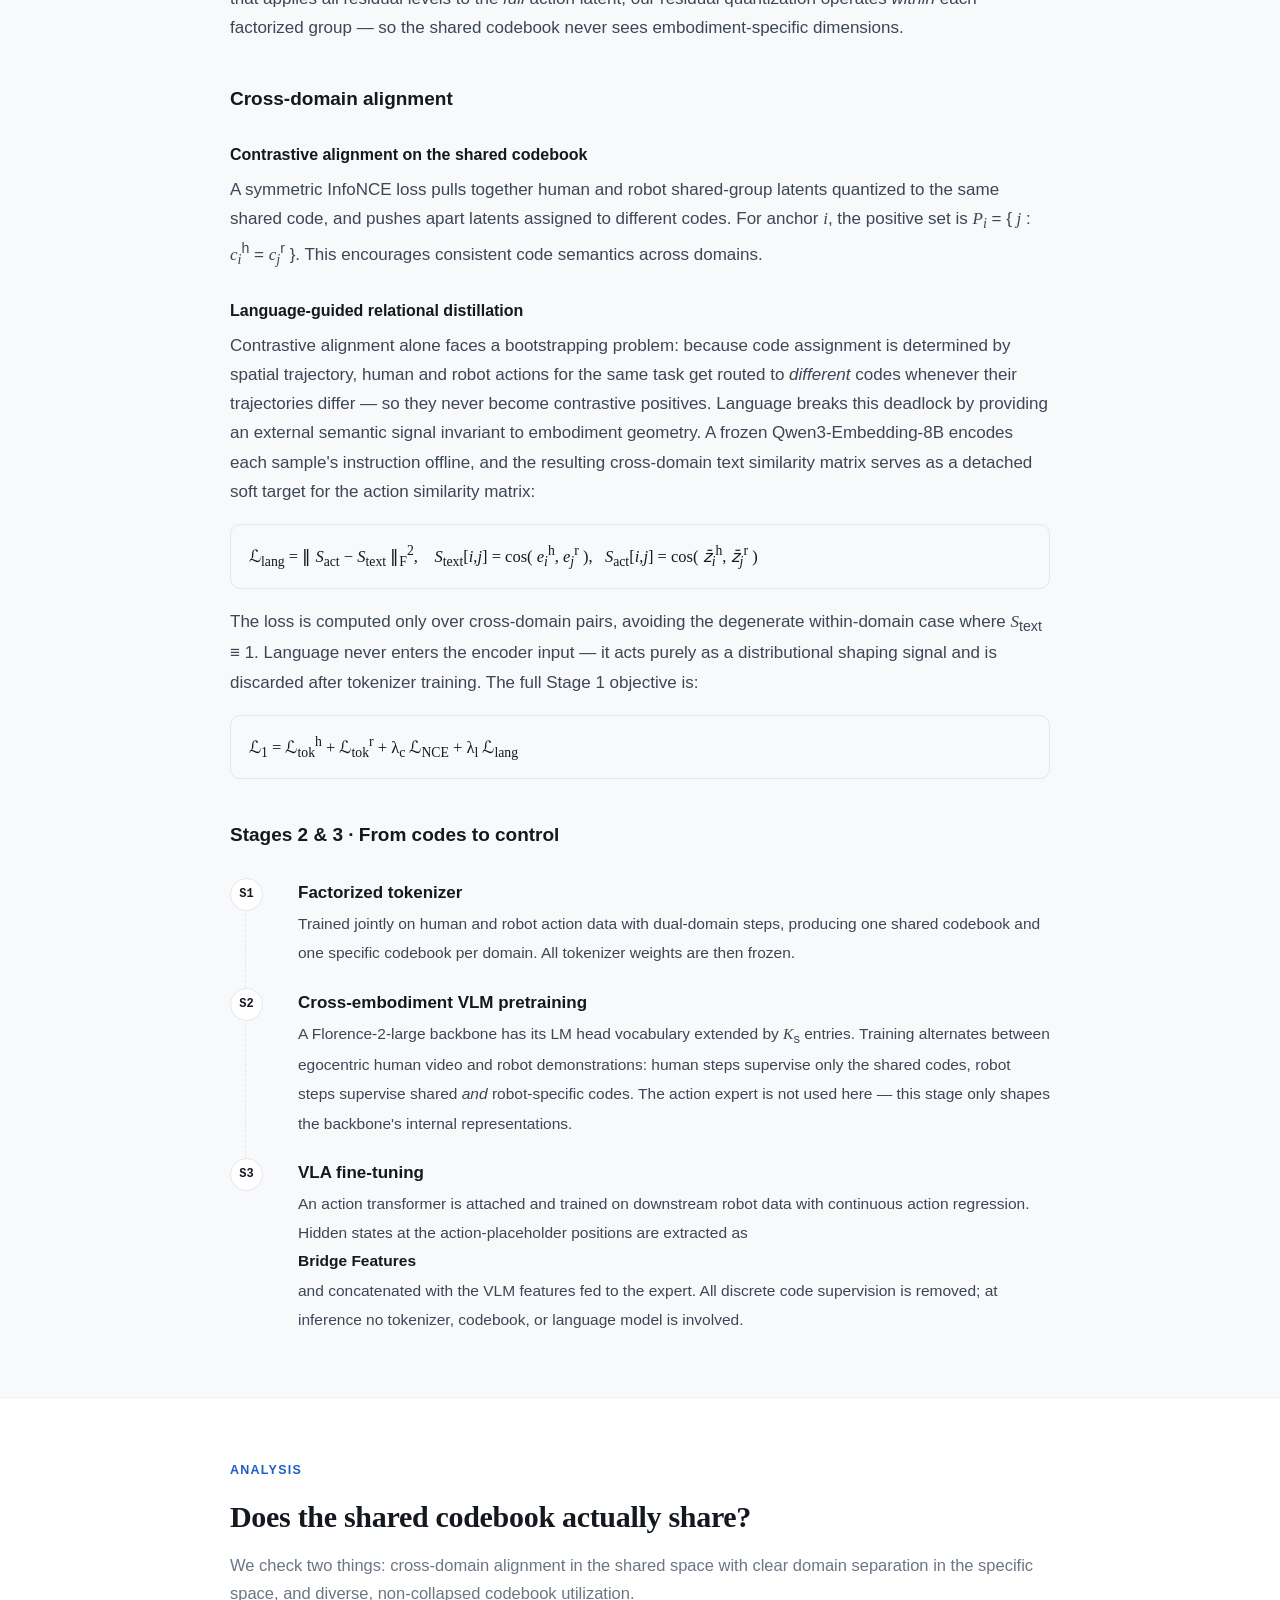
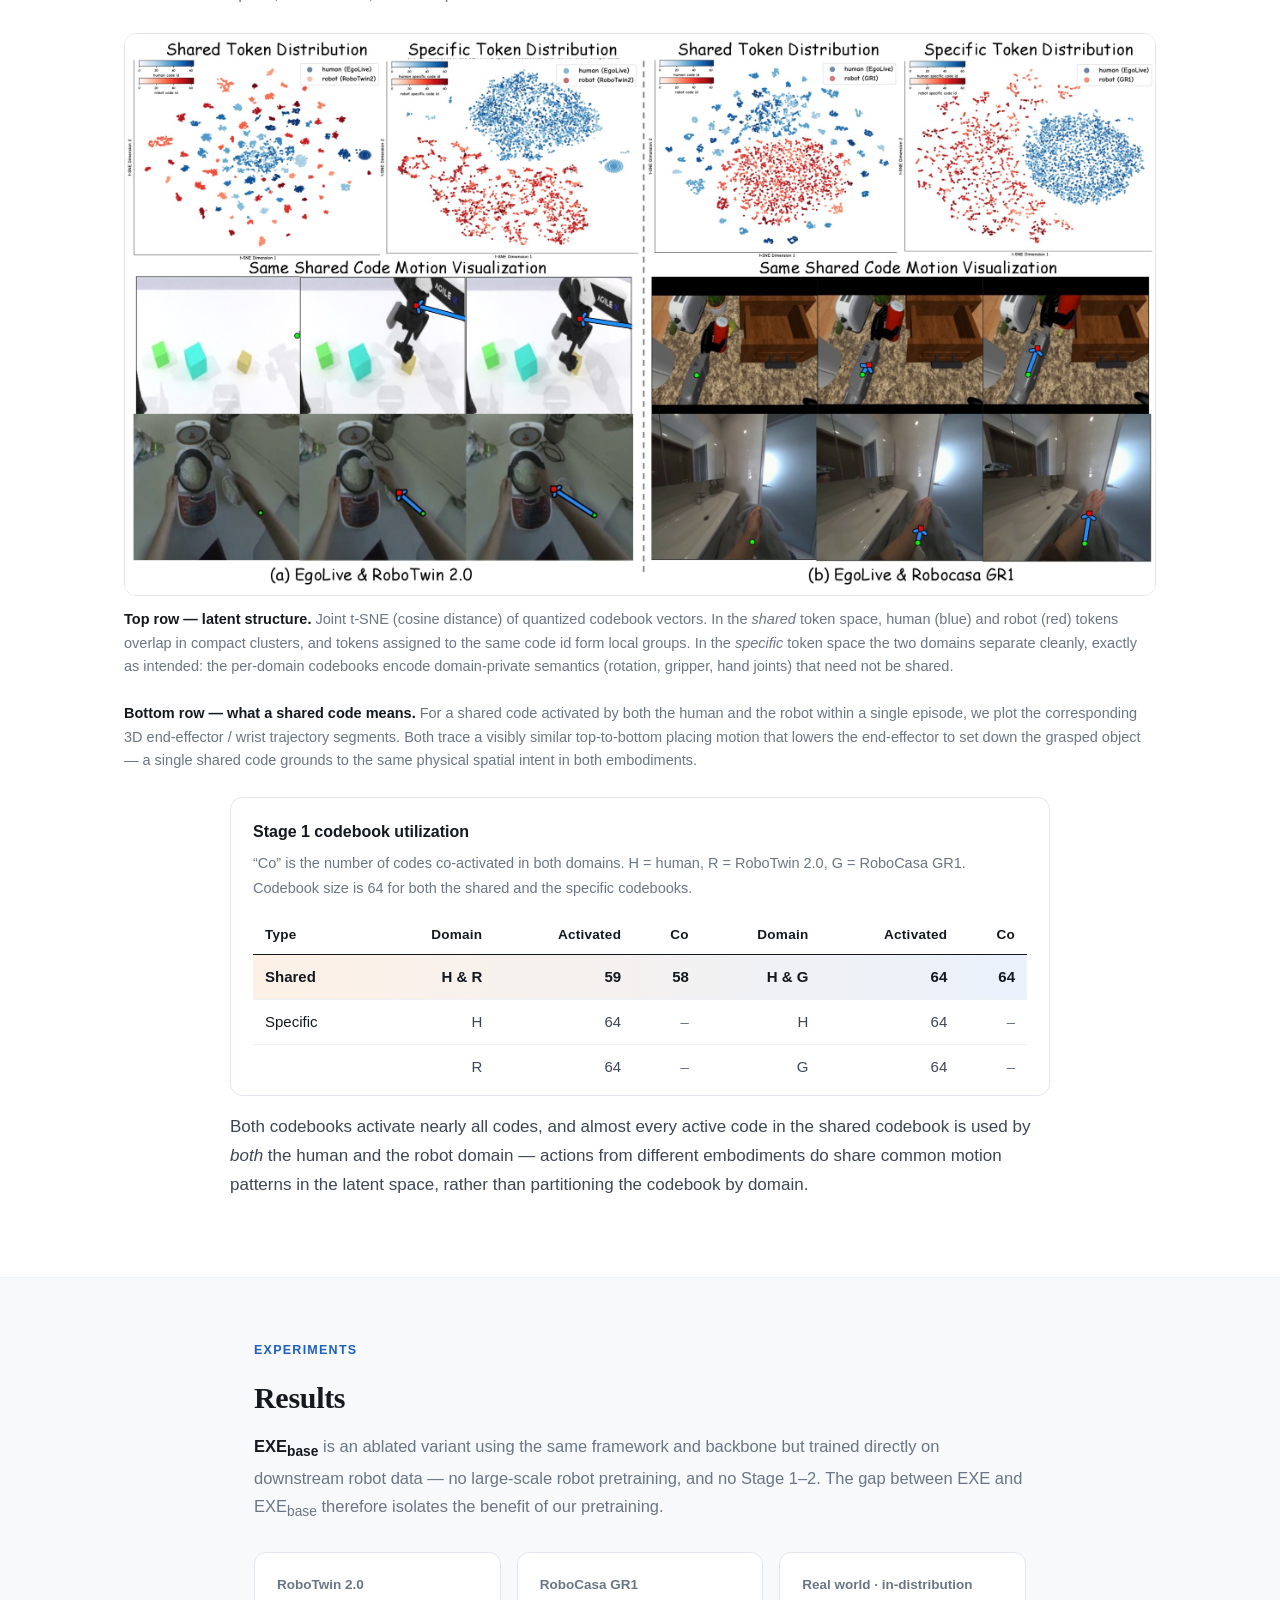
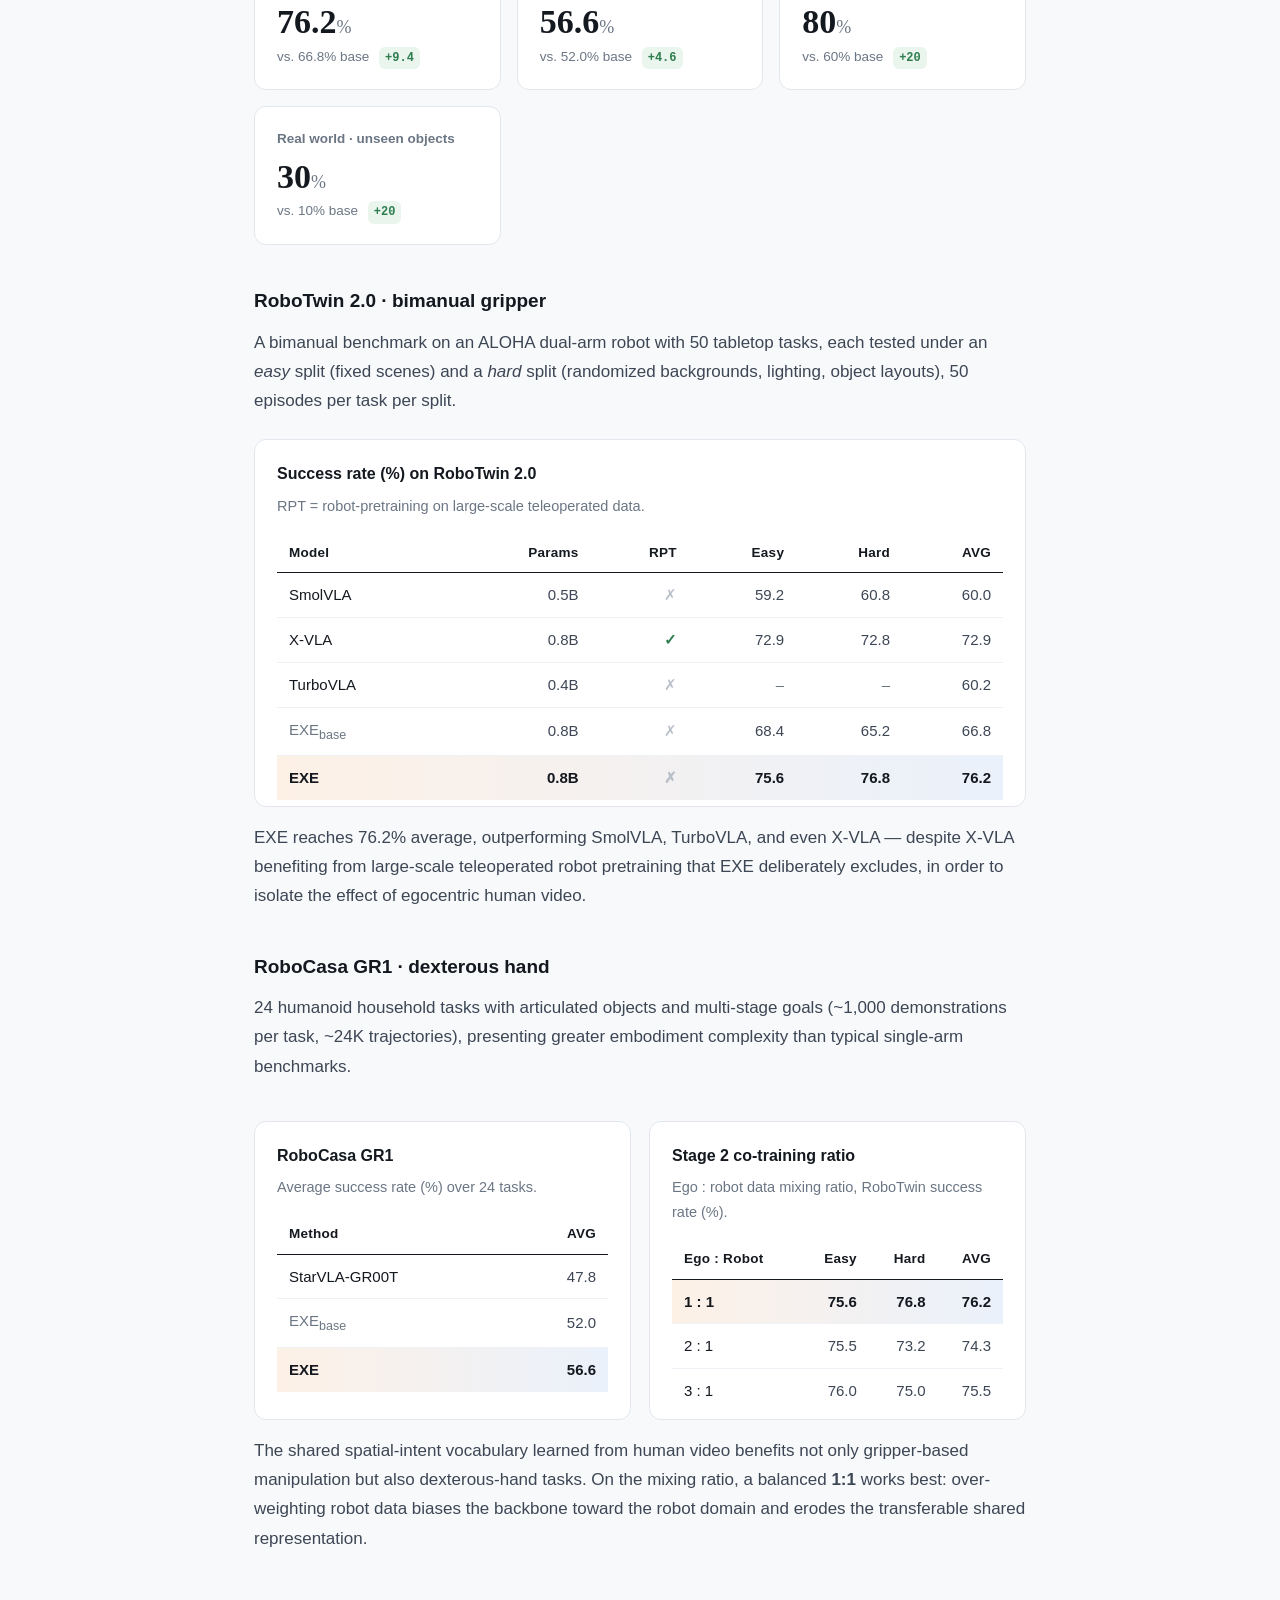
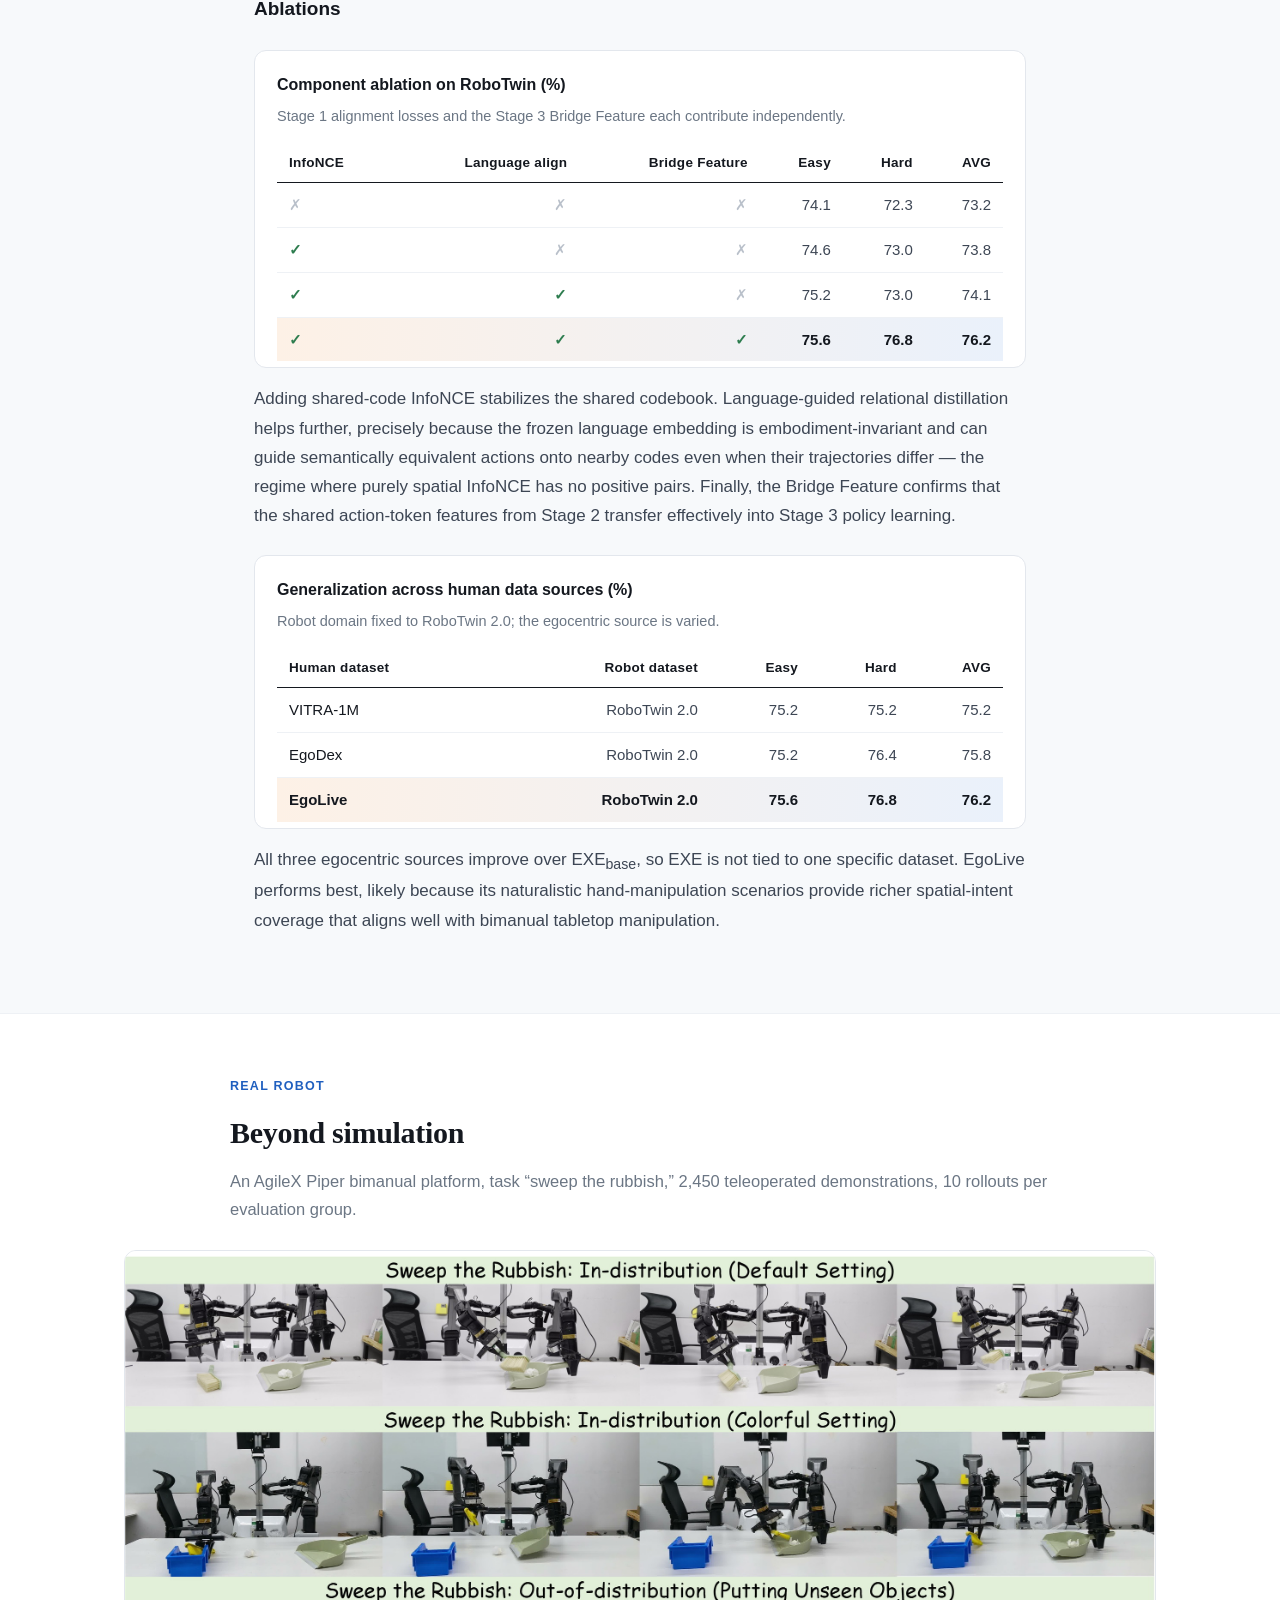
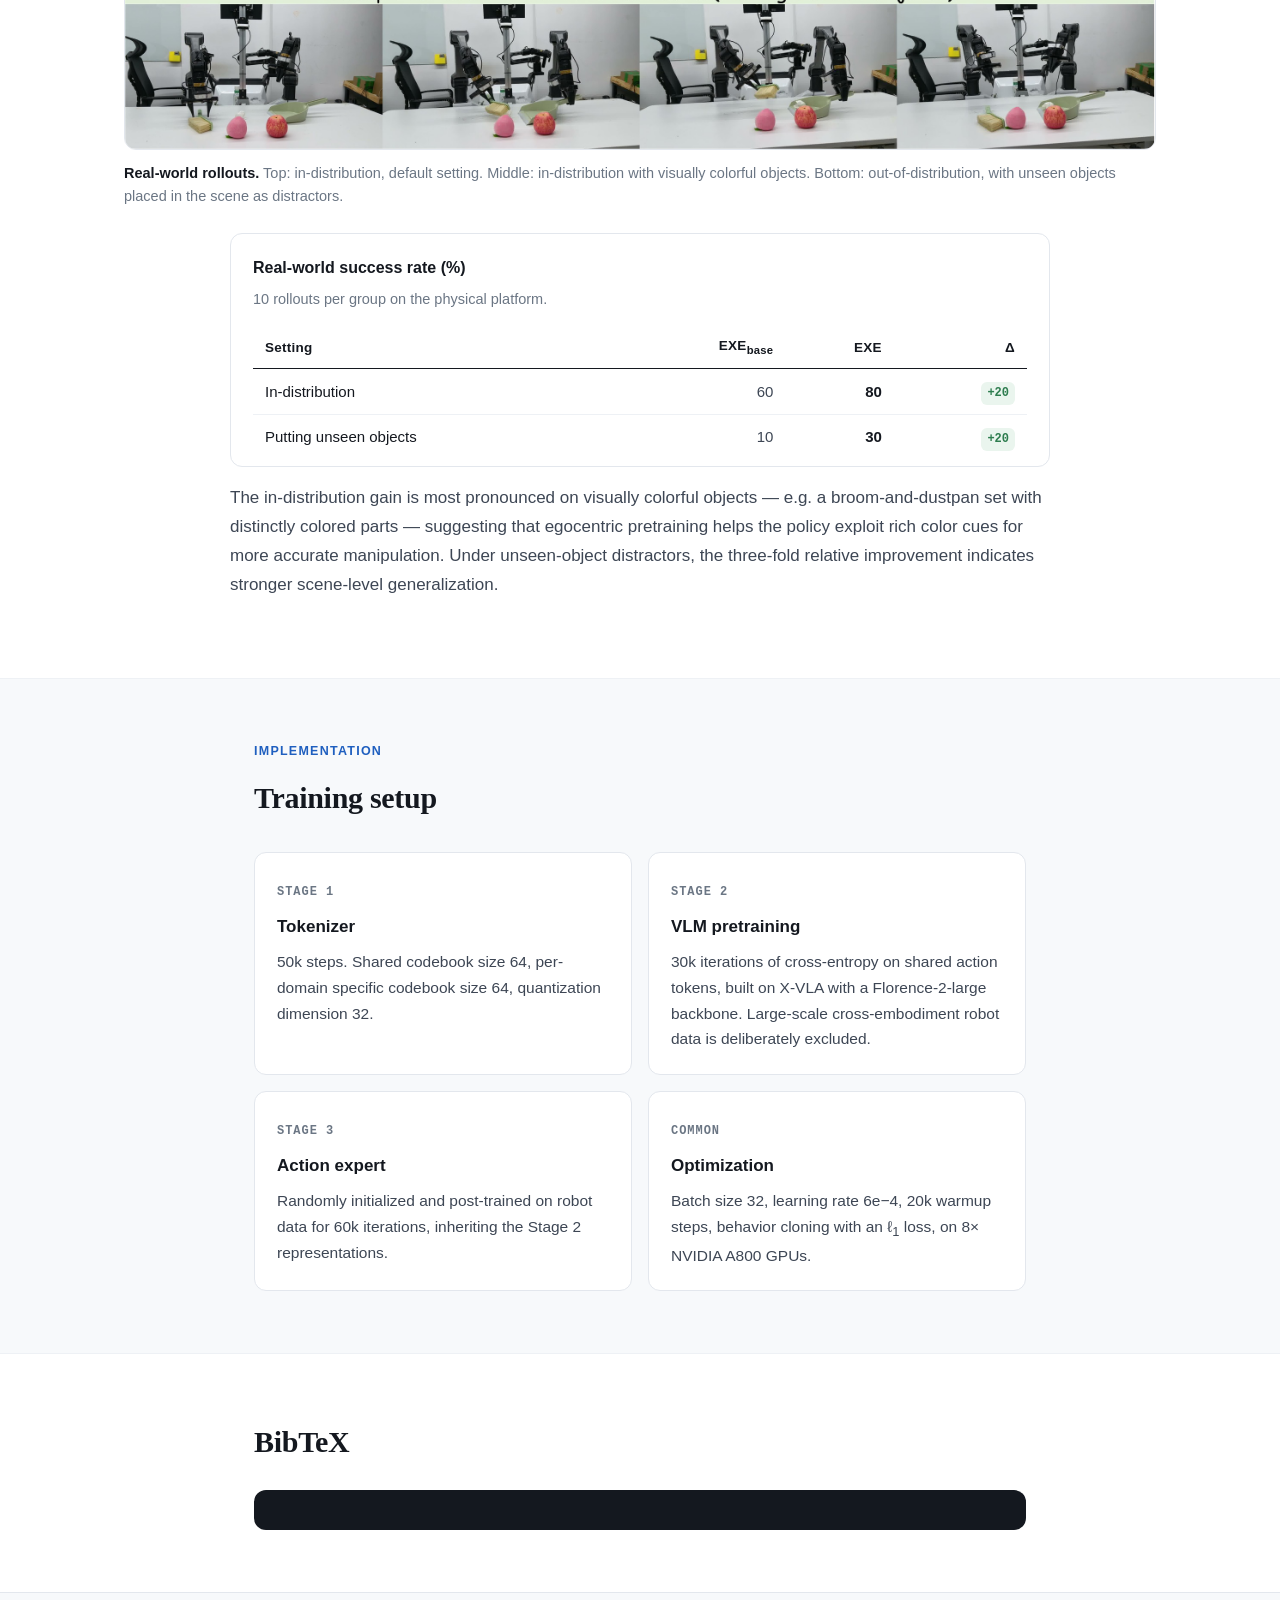
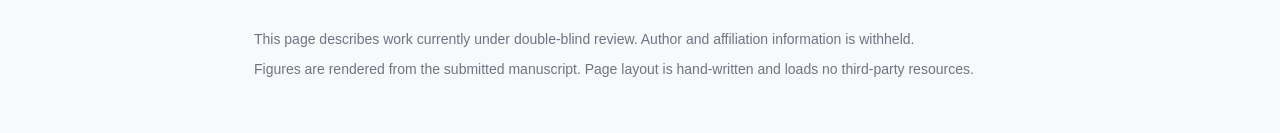
<file: academic.html>
<!DOCTYPE html>
<html lang="en">
<head>
<meta charset="utf-8">
<meta name="viewport" content="width=device-width, initial-scale=1">
<title>EXE: Egocentric Cross-Embodiment Pretraining via Factorized Latent Actions for VLA Models</title>

<meta name="description" content="EXE learns a factorized latent action representation from egocentric human videos, separating shared manipulation priors from embodiment-specific signals, to pretrain Vision-Language-Action models.">
<meta name="robots" content="noindex, nofollow">

<meta property="og:type" content="website">
<meta property="og:title" content="EXE: Egocentric Cross-Embodiment Pretraining via Factorized Latent Actions for VLA Models">
<meta property="og:description" content="Factorized latent actions transfer manipulation knowledge from egocentric human video to robots with grippers or dexterous hands.">
<meta property="og:image" content="static/images/framework.jpg">

<link rel="stylesheet" href="static/css/academic.css">
</head>
<body>

<!-- ====================================================================== -->
<!-- HERO                                                                    -->
<!-- ====================================================================== -->
<header class="hero">
  <div class="wrap">
    <span class="badge">Under Review</span>

    <h1 class="title">
      <span class="exe">EXE</span>: Egocentric Cross-Embodiment Pretraining
      via Factorized Latent Actions for VLA Models
    </h1>

    <p class="subtitle">
      Separating <em>what transfers</em> from <em>what does not</em>, so that a robot can inherit
      manipulation semantics from human hands without inheriting human kinematics.
    </p>

    <p class="authors">Qingyuan Cai, Bo Zhang, Yongzhen Huang, Jianyu Chen</p>
    <p class="affil">Paper under double-blind review</p>

    <div class="btnrow">
      <span class="btn btn--soon">arXiv &middot; coming soon</span>
      <span class="btn btn--soon">Code &middot; coming soon</span>
    </div>
  </div>
</header>

<!-- ====================================================================== -->
<!-- TEASER                                                                  -->
<!-- ====================================================================== -->
<section>
  <div class="wrap">
    <figure>
      <a href="static/images/framework.png" target="_blank" rel="noopener">
        <img src="static/images/framework.jpg"
             alt="EXE framework: Stage 2 cross-embodiment VLM pretraining and Stage 3 VLA fine-tuning.">
      </a>
      <figcaption>
        <b>The EXE pipeline.</b> In <b>Stage&nbsp;2</b>, a VLM is co-trained on egocentric human video and
        robot demonstrations to predict discrete action codes at appended placeholder positions &mdash;
        <em>shared</em> codes for both domains, plus <em>specific</em> codes for robot data only.
        In <em>Stage&nbsp;3</em>, the hidden states at those placeholder positions are reused as
        <b>Bridge Features</b> and fed to an action expert that regresses continuous robot actions.
        No tokenizer, codebook, or language model is involved at deployment.
      </figcaption>
      <p class="zoom-note">Click any figure to open the full-resolution version.</p>
    </figure>
  </div>
</section>

<!-- ====================================================================== -->
<!-- ABSTRACT                                                                -->
<!-- ====================================================================== -->
<section class="alt">
  <div class="wrap narrow">
    <h2>Abstract</h2>
    <p>
      Vision-Language-Action (VLA) models are bottlenecked by the scarcity of robot data. Egocentric human
      manipulation videos offer an abundant, diverse, and semantically-rich alternative that inherently
      captures manipulation intent. However, the embodiment gap makes it difficult to extract
      action-relevant representations from these videos. From the perspective of action execution, human
      hands and robots share analogous manipulation primitives &mdash; reaching, grasping, placing &mdash;
      yet exhibit distinct kinematics tied to their embodiments. This motivates our key approach:
      egocentric video pretraining can yield shared action representations capturing transferable
      manipulation skills, while human-specific motion patterns should be disentangled to avoid interfering
      with robot policy learning.
    </p>
    <p>
      To this end, we propose <strong>EXE</strong>, an <strong>E</strong>gocentric
      Cross(<strong>X</strong>)-<strong>E</strong>mbodiment pretraining framework that learns a
      <em class="tech">factorized latent action</em> representation from egocentric human videos, separating
      shared manipulation priors from embodiment-specific signals. By leveraging the shared action space,
      the robot policy acquires generalizable manipulation semantics from diverse human demonstrations
      without being biased by human-specific kinematics. This shared knowledge transfers across embodiments
      with different kinematic structures, enabling the same pretraining to benefit both parallel grippers
      and dexterous hands. EXE yields consistent gains over baselines without pretraining on
      RoboTwin&nbsp;2.0, RoboCasa&nbsp;GR1, and real-world manipulation tasks.
    </p>
  </div>
</section>

<!-- ====================================================================== -->
<!-- MOTIVATION                                                              -->
<!-- ====================================================================== -->
<section>
  <div class="wrap narrow">
    <p class="eyebrow">Motivation</p>
    <h2>Which parts of an action are worth sharing?</h2>
    <p class="lede">
      Two strategies have been tried to bridge the human&ndash;robot action gap, and each has a
      structural limitation.
    </p>

    <p>
      Forcing the <em>entire</em> action into a single shared codebook means the shared codes inevitably
      absorb embodiment-specific geometry, which obscures the transferable task semantics. Learning latent
      actions from raw visual frame transitions instead entangles the action signal with task-irrelevant
      content such as background and lighting, so the resulting latents encode visual noise rather than
      manipulation skill.
    </p>

    <div class="obs human">
      <span class="tag">Observation 1 &mdash; what to share</span>
      <p>
        Certain dimensions of the action transfer better across embodiments than others. The
        <strong>3D position</strong> of the wrist (human) or end-effector (robot) encodes spatial task
        intent &mdash; reaching, trajectory following, target approaching &mdash; and is shared regardless
        of kinematic structure. Finger joint configurations and gripper geometry, by contrast, are
        embodiment-specific and do not generalize.
      </p>
    </div>

    <div class="obs robot">
      <span class="tag">Observation 2 &mdash; how to align</span>
      <p>
        Actions should be aligned not only when their spatial trajectories are similar, but also when they
        carry the <strong>same task semantics despite dissimilar trajectories</strong>. A human grasping a
        cup from above with five fingers and a robot clamping the same cup from the side with a parallel
        gripper both execute &ldquo;grasp the cup,&rdquo; yet their trajectories differ substantially &mdash;
        exactly the pairs a contrastive objective would wrongly push apart.
      </p>
    </div>

    <div class="cards">
      <div class="card">
        <span class="n">01</span>
        <h4>Feature group-routed tokenizer</h4>
        <p>
          Each action is factorized into a shareable positional subspace and an embodiment-specific
          kinematic subspace. The former is quantized by a codebook trained jointly on human and robot
          data; the latter keeps a private codebook per domain.
        </p>
      </div>
      <div class="card">
        <span class="n">02</span>
        <h4>Dual cross-domain alignment</h4>
        <p>
          Contrastive learning pulls together cross-domain actions with similar spatial trajectories, while
          frozen language embeddings supply pairwise semantic similarity as a soft target to align
          semantically equivalent yet spatially dissimilar actions.
        </p>
      </div>
      <div class="card">
        <span class="n">03</span>
        <h4>Three-stage pipeline</h4>
        <p>
          Train the factorized tokenizer, co-train the VLM on human video and robot data with shared-code
          supervision, then fine-tune an action expert on downstream robot tasks through the shared action
          codes.
        </p>
      </div>
    </div>
  </div>
</section>

<!-- ====================================================================== -->
<!-- METHOD                                                                  -->
<!-- ====================================================================== -->
<section class="alt">
  <div class="wrap">
    <div class="narrow">
      <p class="eyebrow">Method</p>
      <h2>Stage 1 &middot; Factorized action tokenizer</h2>
      <p class="lede">
        Instead of quantizing the whole action jointly, we split it by cross-embodiment motion similarity,
        route the transferable part to a shared codebook, and keep the rest in per-domain codebooks.
      </p>
    </div>

    <figure>
      <a href="static/images/tokenizer.png" target="_blank" rel="noopener">
        <img src="static/images/tokenizer.jpg"
             alt="Factorized action tokenizer with human specific, shared, and robot specific codebooks.">
      </a>
      <figcaption>
        <b>Feature-group routing.</b> Human actions
        (<var>a</var><sup>h</sup> &isin; &#8477;<sup>102</sup>, MANO wrist + finger joints) and robot actions
        (<var>a</var><sup>r</sup> &isin; &#8477;<sup>20</sup>, end-effector pose + gripper) are each split by a
        static routing table. The <b>3D wrist / end-effector position</b> goes to a
        <b>shared codebook</b> updated from both domains; rotation, gripper state and finger joints go to
        <b>per-domain specific codebooks</b>. Both positional signals are expressed in the egocentric camera
        frame so they are geometrically comparable.
      </figcaption>
    </figure>

    <div class="narrow">
      <h3>Action factorization and quantization</h3>
      <p>
        An action vector <var>a</var> &isin; &#8477;<sup><var>D</var></sup> is partitioned into two
        <em>disjoint</em> groups by semantic role:
        the <strong>shared group</strong> <var>a</var><sup>(s)</sup> &isin; &#8477;<sup><var>D</var><sub>s</sub></sup>,
        i.e. the 3D wrist or end-effector position (for bimanual embodiments
        [<var>p</var><sub>L</sub> | <var>p</var><sub>R</sub>] &isin; &#8477;<sup>6</sup>);
        and the <strong>specific group</strong> <var>a</var><sup>(p)</sup> &isin; &#8477;<sup><var>D</var><sub>p</sub></sup>,
        the remaining embodiment-dependent dimensions. The partition
        <var>D</var><sub>s</sub> + <var>D</var><sub>p</sub> = <var>D</var> is a static index map.
      </p>
      <p>
        Each group runs through its own encoder&ndash;quantizer&ndash;decoder pipeline. The encoder combines
        FFT-based frequency augmentation, dilated 1D convolutions and a Transformer stack. Latents and
        codebook entries are &#8467;<sub>2</sub>-normalized before lookup, so code assignment follows cosine
        similarity. Critically, unlike standard RVQ that applies all residual levels to the <em>full</em>
        action latent, our residual quantization operates <em>within</em> each factorized group &mdash; so the
        shared codebook never sees embodiment-specific dimensions.
      </p>

      <h3>Cross-domain alignment</h3>
      <h4>Contrastive alignment on the shared codebook</h4>
      <p>
        A symmetric InfoNCE loss pulls together human and robot shared-group latents quantized to the same
        shared code, and pushes apart latents assigned to different codes. For anchor <var>i</var>, the
        positive set is
        <var>P</var><sub><var>i</var></sub> = { <var>j</var> :
        <var>c</var><sub><var>i</var></sub><sup>h</sup> = <var>c</var><sub><var>j</var></sub><sup>r</sup> }.
        This encourages consistent code semantics across domains.
      </p>

      <h4>Language-guided relational distillation</h4>
      <p>
        Contrastive alignment alone faces a bootstrapping problem: because code assignment is determined by
        spatial trajectory, human and robot actions for the same task get routed to <em>different</em> codes
        whenever their trajectories differ &mdash; so they never become contrastive positives. Language breaks
        this deadlock by providing an external semantic signal invariant to embodiment geometry. A frozen
        Qwen3-Embedding-8B encodes each sample's instruction offline, and the resulting cross-domain text
        similarity matrix serves as a detached soft target for the action similarity matrix:
      </p>
      <div class="eq">
        &#8466;<sub>lang</sub> = &#8214; <var>S</var><sub>act</sub> &minus; <var>S</var><sub>text</sub> &#8214;<sub>F</sub><sup>2</sup>,
        &nbsp;&nbsp;
        <var>S</var><sub>text</sub>[<var>i</var>,<var>j</var>] = cos( <var>e</var><sub><var>i</var></sub><sup>h</sup>, <var>e</var><sub><var>j</var></sub><sup>r</sup> ),
        &nbsp;
        <var>S</var><sub>act</sub>[<var>i</var>,<var>j</var>] = cos( <var>z&#772;</var><sub><var>i</var></sub><sup>h</sup>, <var>z&#772;</var><sub><var>j</var></sub><sup>r</sup> )
      </div>
      <p>
        The loss is computed only over cross-domain pairs, avoiding the degenerate within-domain case where
        <var>S</var><sub>text</sub> &equiv; 1. Language never enters the encoder input &mdash; it acts purely as a
        distributional shaping signal and is discarded after tokenizer training. The full Stage&nbsp;1
        objective is:
      </p>
      <div class="eq">
        &#8466;<sub>1</sub> = &#8466;<sub>tok</sub><sup>h</sup> + &#8466;<sub>tok</sub><sup>r</sup>
        + &lambda;<sub>c</sub> &#8466;<sub>NCE</sub> + &lambda;<sub>l</sub> &#8466;<sub>lang</sub>
      </div>

      <h3>Stages 2 &amp; 3 &middot; From codes to control</h3>
      <ol class="stages">
        <li>
          <b>Factorized tokenizer</b>
          <span>
            Trained jointly on human and robot action data with dual-domain steps, producing one shared
            codebook and one specific codebook per domain. All tokenizer weights are then frozen.
          </span>
        </li>
        <li>
          <b>Cross-embodiment VLM pretraining</b>
          <span>
            A Florence-2-large backbone has its LM head vocabulary extended by <var>K</var><sub>s</sub>
            entries. Training alternates between egocentric human video and robot demonstrations: human
            steps supervise only the shared codes, robot steps supervise shared <em>and</em> robot-specific
            codes. The action expert is not used here &mdash; this stage only shapes the backbone's internal
            representations.
          </span>
        </li>
        <li>
          <b>VLA fine-tuning</b>
          <span>
            An action transformer is attached and trained on downstream robot data with continuous action
            regression. Hidden states at the action-placeholder positions are extracted as
            <b>Bridge Features</b> and concatenated with the VLM features fed to the expert. All discrete
            code supervision is removed; at inference no tokenizer, codebook, or language model is involved.
          </span>
        </li>
      </ol>
    </div>
  </div>
</section>

<!-- ====================================================================== -->
<!-- TOKENIZER ANALYSIS                                                      -->
<!-- ====================================================================== -->
<section>
  <div class="wrap">
    <div class="narrow">
      <p class="eyebrow">Analysis</p>
      <h2>Does the shared codebook actually share?</h2>
      <p class="lede">
        We check two things: cross-domain alignment in the shared space with clear domain separation in the
        specific space, and diverse, non-collapsed codebook utilization.
      </p>
    </div>

    <figure>
      <a href="static/images/tsne.png" target="_blank" rel="noopener">
        <img src="static/images/tsne.jpg"
             alt="t-SNE of shared and specific token distributions, plus motion visualization of the same shared code.">
      </a>
      <figcaption>
        <b>Top row &mdash; latent structure.</b> Joint t-SNE (cosine distance) of quantized codebook vectors.
        In the <em>shared</em> token space, human (blue) and robot (red) tokens overlap in compact clusters,
        and tokens assigned to the same code id form local groups. In the <em>specific</em> token space the
        two domains separate cleanly, exactly as intended: the per-domain codebooks encode domain-private
        semantics (rotation, gripper, hand joints) that need not be shared.
        <br><br>
        <b>Bottom row &mdash; what a shared code means.</b> For a shared code activated by both the human and
        the robot within a single episode, we plot the corresponding 3D end-effector / wrist trajectory
        segments. Both trace a visibly similar top-to-bottom placing motion that lowers the end-effector to
        set down the grasped object &mdash; a single shared code grounds to the same physical spatial intent in
        both embodiments.
      </figcaption>
    </figure>

    <div class="narrow">
      <div class="tablecard">
        <h4>Stage 1 codebook utilization</h4>
        <p class="cap">
          &ldquo;Co&rdquo; is the number of codes co-activated in both domains.
          H = human, R = RoboTwin&nbsp;2.0, G = RoboCasa&nbsp;GR1. Codebook size is 64 for both the shared
          and the specific codebooks.
        </p>
        <div class="scroll">
          <table>
            <thead>
              <tr>
                <th>Type</th>
                <th>Domain</th><th>Activated</th><th>Co</th>
                <th>Domain</th><th>Activated</th><th>Co</th>
              </tr>
            </thead>
            <tbody>
              <tr class="ours">
                <td>Shared</td>
                <td>H &amp; R</td><td>59</td><td>58</td>
                <td>H &amp; G</td><td>64</td><td>64</td>
              </tr>
              <tr>
                <td>Specific</td>
                <td>H</td><td>64</td><td class="dash">&ndash;</td>
                <td>H</td><td>64</td><td class="dash">&ndash;</td>
              </tr>
              <tr>
                <td></td>
                <td>R</td><td>64</td><td class="dash">&ndash;</td>
                <td>G</td><td>64</td><td class="dash">&ndash;</td>
              </tr>
            </tbody>
          </table>
        </div>
      </div>
      <p style="margin-top:16px">
        Both codebooks activate nearly all codes, and almost every active code in the shared codebook is
        used by <em>both</em> the human and the robot domain &mdash; actions from different embodiments do share
        common motion patterns in the latent space, rather than partitioning the codebook by domain.
      </p>
    </div>
  </div>
</section>

<!-- ====================================================================== -->
<!-- EXPERIMENTS                                                             -->
<!-- ====================================================================== -->
<section class="alt">
  <div class="wrap narrow">
    <p class="eyebrow">Experiments</p>
    <h2>Results</h2>
    <p class="lede">
      <strong>EXE<sub>base</sub></strong> is an ablated variant using the same framework and backbone but
      trained directly on downstream robot data &mdash; no large-scale robot pretraining, and no Stage&nbsp;1&ndash;2.
      The gap between EXE and EXE<sub>base</sub> therefore isolates the benefit of our pretraining.
    </p>

    <div class="stats">
      <div class="stat">
        <div class="lab">RoboTwin 2.0</div>
        <div class="val">76.2<small>%</small></div>
        <div class="sub">vs. 66.8% base <span class="delta">+9.4</span></div>
      </div>
      <div class="stat">
        <div class="lab">RoboCasa GR1</div>
        <div class="val">56.6<small>%</small></div>
        <div class="sub">vs. 52.0% base <span class="delta">+4.6</span></div>
      </div>
      <div class="stat">
        <div class="lab">Real world &middot; in-distribution</div>
        <div class="val">80<small>%</small></div>
        <div class="sub">vs. 60% base <span class="delta">+20</span></div>
      </div>
      <div class="stat">
        <div class="lab">Real world &middot; unseen objects</div>
        <div class="val">30<small>%</small></div>
        <div class="sub">vs. 10% base <span class="delta">+20</span></div>
      </div>
    </div>

    <h3>RoboTwin 2.0 &middot; bimanual gripper</h3>
    <p>
      A bimanual benchmark on an ALOHA dual-arm robot with 50 tabletop tasks, each tested under an
      <em>easy</em> split (fixed scenes) and a <em>hard</em> split (randomized backgrounds, lighting, object
      layouts), 50 episodes per task per split.
    </p>
    <div class="tablecard">
      <h4>Success rate (%) on RoboTwin 2.0</h4>
      <p class="cap">RPT = robot-pretraining on large-scale teleoperated data.</p>
      <div class="scroll">
        <table>
          <thead>
            <tr><th>Model</th><th>Params</th><th>RPT</th><th>Easy</th><th>Hard</th><th>AVG</th></tr>
          </thead>
          <tbody>
            <tr><td>SmolVLA</td><td>0.5B</td><td><span class="cross">&#10007;</span></td><td>59.2</td><td>60.8</td><td>60.0</td></tr>
            <tr><td>X-VLA</td><td>0.8B</td><td><span class="tick">&#10003;</span></td><td>72.9</td><td>72.8</td><td>72.9</td></tr>
            <tr><td>TurboVLA</td><td>0.4B</td><td><span class="cross">&#10007;</span></td><td class="dash">&ndash;</td><td class="dash">&ndash;</td><td>60.2</td></tr>
            <tr class="base"><td>EXE<sub>base</sub></td><td>0.8B</td><td><span class="cross">&#10007;</span></td><td>68.4</td><td>65.2</td><td>66.8</td></tr>
            <tr class="ours"><td>EXE</td><td>0.8B</td><td><span class="cross">&#10007;</span></td><td>75.6</td><td>76.8</td><td>76.2</td></tr>
          </tbody>
        </table>
      </div>
    </div>
    <p style="margin-top:16px">
      EXE reaches 76.2% average, outperforming SmolVLA, TurboVLA, and even X-VLA &mdash; despite X-VLA
      benefiting from large-scale teleoperated robot pretraining that EXE deliberately excludes, in order to
      isolate the effect of egocentric human video.
    </p>

    <h3>RoboCasa GR1 &middot; dexterous hand</h3>
    <p>
      24 humanoid household tasks with articulated objects and multi-stage goals (~1,000 demonstrations per
      task, ~24K trajectories), presenting greater embodiment complexity than typical single-arm benchmarks.
    </p>
    <div class="grid2">
      <div class="tablecard">
        <h4>RoboCasa GR1</h4>
        <p class="cap">Average success rate (%) over 24 tasks.</p>
        <div class="scroll">
          <table>
            <thead><tr><th>Method</th><th>AVG</th></tr></thead>
            <tbody>
              <tr><td>StarVLA-GR00T</td><td>47.8</td></tr>
              <tr class="base"><td>EXE<sub>base</sub></td><td>52.0</td></tr>
              <tr class="ours"><td>EXE</td><td>56.6</td></tr>
            </tbody>
          </table>
        </div>
      </div>
      <div class="tablecard">
        <h4>Stage 2 co-training ratio</h4>
        <p class="cap">Ego : robot data mixing ratio, RoboTwin success rate (%).</p>
        <div class="scroll">
          <table>
            <thead><tr><th>Ego : Robot</th><th>Easy</th><th>Hard</th><th>AVG</th></tr></thead>
            <tbody>
              <tr class="ours"><td>1 : 1</td><td>75.6</td><td>76.8</td><td>76.2</td></tr>
              <tr><td>2 : 1</td><td>75.5</td><td>73.2</td><td>74.3</td></tr>
              <tr><td>3 : 1</td><td>76.0</td><td>75.0</td><td>75.5</td></tr>
            </tbody>
          </table>
        </div>
      </div>
    </div>
    <p style="margin-top:16px">
      The shared spatial-intent vocabulary learned from human video benefits not only gripper-based
      manipulation but also dexterous-hand tasks. On the mixing ratio, a balanced <b>1:1</b> works best:
      over-weighting robot data biases the backbone toward the robot domain and erodes the transferable
      shared representation.
    </p>

    <h3>Ablations</h3>
    <div class="tablecard">
      <h4>Component ablation on RoboTwin (%)</h4>
      <p class="cap">
        Stage&nbsp;1 alignment losses and the Stage&nbsp;3 Bridge Feature each contribute independently.
      </p>
      <div class="scroll">
        <table>
          <thead>
            <tr>
              <th>InfoNCE</th><th>Language align</th><th>Bridge Feature</th>
              <th>Easy</th><th>Hard</th><th>AVG</th>
            </tr>
          </thead>
          <tbody>
            <tr>
              <td><span class="cross">&#10007;</span></td><td><span class="cross">&#10007;</span></td><td><span class="cross">&#10007;</span></td>
              <td>74.1</td><td>72.3</td><td>73.2</td>
            </tr>
            <tr>
              <td><span class="tick">&#10003;</span></td><td><span class="cross">&#10007;</span></td><td><span class="cross">&#10007;</span></td>
              <td>74.6</td><td>73.0</td><td>73.8</td>
            </tr>
            <tr>
              <td><span class="tick">&#10003;</span></td><td><span class="tick">&#10003;</span></td><td><span class="cross">&#10007;</span></td>
              <td>75.2</td><td>73.0</td><td>74.1</td>
            </tr>
            <tr class="ours">
              <td><span class="tick">&#10003;</span></td><td><span class="tick">&#10003;</span></td><td><span class="tick">&#10003;</span></td>
              <td>75.6</td><td>76.8</td><td>76.2</td>
            </tr>
          </tbody>
        </table>
      </div>
    </div>
    <p style="margin-top:16px">
      Adding shared-code InfoNCE stabilizes the shared codebook. Language-guided relational distillation
      helps further, precisely because the frozen language embedding is embodiment-invariant and can guide
      semantically equivalent actions onto nearby codes even when their trajectories differ &mdash; the regime
      where purely spatial InfoNCE has no positive pairs. Finally, the Bridge Feature confirms that the
      shared action-token features from Stage&nbsp;2 transfer effectively into Stage&nbsp;3 policy learning.
    </p>

    <div class="tablecard">
      <h4>Generalization across human data sources (%)</h4>
      <p class="cap">Robot domain fixed to RoboTwin&nbsp;2.0; the egocentric source is varied.</p>
      <div class="scroll">
        <table>
          <thead><tr><th>Human dataset</th><th>Robot dataset</th><th>Easy</th><th>Hard</th><th>AVG</th></tr></thead>
          <tbody>
            <tr><td>VITRA-1M</td><td>RoboTwin 2.0</td><td>75.2</td><td>75.2</td><td>75.2</td></tr>
            <tr><td>EgoDex</td><td>RoboTwin 2.0</td><td>75.2</td><td>76.4</td><td>75.8</td></tr>
            <tr class="ours"><td>EgoLive</td><td>RoboTwin 2.0</td><td>75.6</td><td>76.8</td><td>76.2</td></tr>
          </tbody>
        </table>
      </div>
    </div>
    <p style="margin-top:16px">
      All three egocentric sources improve over EXE<sub>base</sub>, so EXE is not tied to one specific
      dataset. EgoLive performs best, likely because its naturalistic hand-manipulation scenarios provide
      richer spatial-intent coverage that aligns well with bimanual tabletop manipulation.
    </p>
  </div>
</section>

<!-- ====================================================================== -->
<!-- REAL WORLD                                                              -->
<!-- ====================================================================== -->
<section>
  <div class="wrap">
    <div class="narrow">
      <p class="eyebrow">Real robot</p>
      <h2>Beyond simulation</h2>
      <p class="lede">
        An AgileX Piper bimanual platform, task &ldquo;sweep the rubbish,&rdquo; 2,450 teleoperated
        demonstrations, 10 rollouts per evaluation group.
      </p>
    </div>

    <figure>
      <a href="static/images/real_world.png" target="_blank" rel="noopener">
        <img src="static/images/real_world.jpg"
             alt="Real-world rollouts of the sweep-the-rubbish task under default, colorful, and unseen-object settings.">
      </a>
      <figcaption>
        <b>Real-world rollouts.</b> Top: in-distribution, default setting. Middle: in-distribution with
        visually colorful objects. Bottom: out-of-distribution, with unseen objects placed in the scene as
        distractors.
      </figcaption>
    </figure>

    <div class="narrow">
      <div class="tablecard">
        <h4>Real-world success rate (%)</h4>
        <p class="cap">10 rollouts per group on the physical platform.</p>
        <div class="scroll">
          <table>
            <thead><tr><th>Setting</th><th>EXE<sub>base</sub></th><th>EXE</th><th>&Delta;</th></tr></thead>
            <tbody>
              <tr><td>In-distribution</td><td>60</td><td><span class="best">80</span></td><td><span class="delta">+20</span></td></tr>
              <tr><td>Putting unseen objects</td><td>10</td><td><span class="best">30</span></td><td><span class="delta">+20</span></td></tr>
            </tbody>
          </table>
        </div>
      </div>
      <p style="margin-top:16px">
        The in-distribution gain is most pronounced on visually colorful objects &mdash; e.g. a
        broom-and-dustpan set with distinctly colored parts &mdash; suggesting that egocentric pretraining helps
        the policy exploit rich color cues for more accurate manipulation. Under unseen-object distractors,
        the three-fold relative improvement indicates stronger scene-level generalization.
      </p>
    </div>
  </div>
</section>

<!-- ====================================================================== -->
<!-- IMPLEMENTATION                                                          -->
<!-- ====================================================================== -->
<section class="alt">
  <div class="wrap narrow">
    <p class="eyebrow">Implementation</p>
    <h2>Training setup</h2>
    <div class="cards">
      <div class="card">
        <span class="n">STAGE 1</span>
        <h4>Tokenizer</h4>
        <p>
          50k steps. Shared codebook size 64, per-domain specific codebook size 64, quantization
          dimension 32.
        </p>
      </div>
      <div class="card">
        <span class="n">STAGE 2</span>
        <h4>VLM pretraining</h4>
        <p>
          30k iterations of cross-entropy on shared action tokens, built on X-VLA with a Florence-2-large
          backbone. Large-scale cross-embodiment robot data is deliberately excluded.
        </p>
      </div>
      <div class="card">
        <span class="n">STAGE 3</span>
        <h4>Action expert</h4>
        <p>
          Randomly initialized and post-trained on robot data for 60k iterations, inheriting the
          Stage&nbsp;2 representations.
        </p>
      </div>
      <div class="card">
        <span class="n">COMMON</span>
        <h4>Optimization</h4>
        <p>
          Batch size 32, learning rate 6e&minus;4, 20k warmup steps, behavior cloning with an
          &#8467;<sub>1</sub> loss, on 8&times; NVIDIA A800 GPUs.
        </p>
      </div>
    </div>
  </div>
</section>

<!-- ====================================================================== -->
<!-- BIBTEX                                                                  -->
<!-- ====================================================================== -->
<section>
  <div class="wrap narrow">
    <h2>BibTeX</h2>
    <pre><code></code></pre>
  </div>
</section>

<footer>
  <div class="wrap narrow">
    <p>
      This page describes work currently under double-blind review. Author and affiliation information is
      withheld.
    </p>
    <p>
      Figures are rendered from the submitted manuscript. Page layout is hand-written and loads no
      third-party resources.
    </p>
  </div>
</footer>

</body>
</html>
</file>
<file: static/css/index.css>
/* ==========================================================================
   EXE project page — editorial / research-blog variant
   Monospace body, serif headings, warm paper background, dot-pattern panels,
   hard-shadow bar charts. No external fonts, no CDN, no third-party calls.
   ========================================================================== */

:root {
  --paper:        #fcfbf6;
  --panel:        #f5f4ef;
  --pill:         #eeece4;
  --pill-border:  #d7cfb6;
  --pill-text:    #6b6458;
  --dot:          #d1c9ac;
  --border:       #e6e0cb;
  --grid:         #dfdccc;
  --ink:          #14120c;
  --body:         #2f2b22;
  --faint:        #a8a179;
  --link:         #6b6458;
  --yellow:       #fbd45b;
  --green:        #9cbe70;
  --sand:         #cfc7a8;

  --mono: ui-monospace, "SF Mono", SFMono-Regular, Menlo, Consolas,
          "Liberation Mono", "Courier New", monospace;
  --serif: "Iowan Old Style", "Palatino Linotype", Palatino, "Book Antiqua",
           Georgia, "Times New Roman", serif;

  --prose: 1100px;
  --wide: 1100px;
}

* { box-sizing: border-box; }
html { -webkit-text-size-adjust: 100%; scroll-behavior: smooth; }

body {
  margin: 0;
  padding: 16px;
  background: var(--paper);
  color: var(--body);
  font-family: var(--mono);
  font-size: 14px;
  line-height: 1.78;
  -webkit-font-smoothing: antialiased;
}
@media (min-width: 768px) { body { padding: 48px; } }

.prose { max-width: var(--prose); margin: 0 auto; }
.wide  { max-width: var(--wide);  margin: 0 auto; }

.split {
  display: grid;
  grid-template-columns: minmax(0, 1fr) minmax(0, 1.1fr);
  gap: 36px;
  align-items: start;
}
.split .panel { margin: 0; }
.split-text > :first-child { margin-top: 0; }
.split-text > :last-child { margin-bottom: 0; }
.split-text h3 { margin-top: 28px; }
.split-tbl { grid-template-columns: minmax(0, 1.25fr) minmax(0, 1fr); }
.split-tbl + .split-tbl { margin-top: 44px; }
.split-fig { min-width: 0; }
.split-fig > :first-child { margin-top: 0; }
.split-fig > :last-child { margin-bottom: 0; }
.split-fig .tbl-title { margin-top: 0; }
.split-fig .tbl-auto { max-width: 100%; width: fit-content; margin-left: auto; margin-right: auto; padding: 0 8px; }
.split-fig table { font-size: 11.5px; }
.split-fig thead th {
  white-space: normal;
  padding: 8px 8px;
  font-size: 10px;
  letter-spacing: .04em;
  line-height: 1.25;
}
.split-fig tbody td { padding: 7px 8px; white-space: nowrap; }
.split-fig tbody td:first-child { white-space: normal; line-height: 1.35; }
@media (max-width: 860px) {
  .split { grid-template-columns: 1fr; gap: 0; align-items: stretch; }
  .split-tbl { grid-template-columns: 1fr; }
}

a { color: var(--link); text-decoration: underline; text-underline-offset: 3px; }
a:hover { text-decoration-thickness: 2px; }

/* ------------------------------- masthead -------------------------------- */

.masthead {
  max-width: var(--prose);
  margin: 0 auto 64px;
  display: flex;
  flex-direction: column;
  align-items: flex-start;
}
@media (min-width: 768px) {
  .masthead { flex-direction: row; justify-content: space-between; align-items: center; }
  .brand { margin-bottom: 0; }
}
.brand {
  margin-bottom: 12px;
  font-family: var(--serif);
  font-size: 26px;
  color: var(--ink);
  text-decoration: none;
  letter-spacing: .01em;
}
.brand:hover { text-decoration: none; }
.navlinks { display: flex; }
.navlinks a, .navlinks span { text-underline-offset: 8px; margin-right: 18px; }
.navlinks a:last-child, .navlinks span:last-child { margin-right: 0; }
.navlinks span { color: var(--faint); text-decoration: line-through; }

/* --------------------------------- title --------------------------------- */

.headline {
  max-width: var(--wide);
  margin: 0 auto;
}
h1 {
  font-family: var(--serif);
  font-weight: 400;
  font-size: clamp(26px, 4vw, 40px);
  line-height: 1.1;
  color: var(--ink);
  margin: 0 0 18px;
  letter-spacing: -0.01em;
  text-wrap: balance;
}
.deck {
  font-family: var(--serif);
  font-size: clamp(18px, 2.4vw, 23px);
  line-height: 1.42;
  color: var(--pill-text);
  margin: 0 0 48px;
  text-wrap: balance;
}

/* meta grid */
.meta {
  max-width: var(--prose);
  margin: 0 auto 48px;
  display: grid;
  grid-template-columns: 128px 1fr;
  gap: 2px 0;
  font-size: 13px;
}
.meta dt { color: var(--pill-text); }
.meta dd { margin: 0; color: var(--ink); }
@media (max-width: 620px) {
  .meta { grid-template-columns: 1fr; }
  .meta dt { margin-top: 10px; }
}

/* -------------------------------- prose ---------------------------------- */

p { margin: 0 0 20px; }
h2 {
  font-family: var(--serif);
  font-weight: 700;
  font-size: 26px;
  line-height: 1.25;
  color: var(--ink);
  margin: 56px 0 16px;
  position: relative;
}
h3 {
  font-family: var(--serif);
  font-weight: 700;
  font-size: 20px;
  color: var(--ink);
  margin: 38px 0 12px;
}
h2 .anchor {
  position: absolute;
  left: -26px;
  top: 50%;
  transform: translateY(-50%);
  opacity: 0;
  text-decoration: none;
  color: var(--faint);
  font-family: var(--mono);
  font-size: 15px;
  transition: opacity .15s ease;
}
h2:hover .anchor { opacity: 1; }
h2 .anchor:hover { text-decoration: none; color: var(--ink); }

strong { color: var(--ink); font-weight: 700; }
i, em { font-style: italic; }
.sf { font-family: var(--serif); }

ul.plain { margin: 0 0 20px; padding-left: 20px; }
ul.plain li { margin-bottom: 10px; }
ul.plain li::marker { color: var(--faint); }

/* callout */
.note {
  border-left: 2px solid var(--sand);
  padding-left: 18px;
  margin: 26px 0;
  color: var(--pill-text);
}
.note b { color: var(--ink); }

/* inline math-ish */
code {
  font-family: var(--mono);
  font-size: 13px;
  background: var(--panel);
  border: 1px solid var(--border);
  padding: 1px 5px;
}
.eqline {
  font-family: var(--serif);
  font-size: 17px;
  color: var(--ink);
  text-align: center;
  margin: 24px 0;
  overflow-x: auto;
  white-space: nowrap;
  padding: 4px 0;
}

/* -------------------------------- panels --------------------------------- */

.panel {
  position: relative;
  background: var(--panel);
  border: 1px solid var(--border);
  padding: 18px 18px 26px;
  margin: 44px 0;
  overflow: hidden;
}
.panel > .dots {
  position: absolute;
  inset: 0;
  pointer-events: none;
  opacity: .6;
  background-image: radial-gradient(circle, var(--dot) 1px, transparent 1px);
  background-size: 16px 16px;
}
.panel > .inner { position: relative; }
.panel-title {
  font-size: 11.5px;
  text-transform: uppercase;
  letter-spacing: .09em;
  color: var(--ink);
  text-align: center;
  font-weight: 700;
  padding-bottom: 16px;
}
.panel-note {
  position: relative;
  font-size: 12px;
  line-height: 1.65;
  color: var(--pill-text);
  padding: 18px 4px 0;
  text-align: left;
}
.panel img {
  display: block;
  width: 100%;
  height: auto;
  border: 1px solid #000;
  background: #fff;
}
.vid-grid {
  display: flex;
  gap: 16px;
  overflow-x: auto;
  padding-bottom: 10px;
  scroll-snap-type: x proximity;
  -webkit-overflow-scrolling: touch;
}
.vid-subtitle {
  font-size: 11.5px;
  text-transform: uppercase;
  letter-spacing: .09em;
  color: var(--ink);
  text-align: center;
  font-weight: 700;
  padding: 18px 0 14px;
}
.vid { margin: 0; flex: 0 0 auto; width: 360px; scroll-snap-align: start; }
.vid-frame { position: relative; line-height: 0; }
.vid-frame video {
  display: block;
  width: 100%;
  height: auto;
  border: 1px solid #000;
  background: #000;
}
.speed-badge {
  position: absolute;
  top: 8px;
  right: 8px;
  z-index: 2;
  font-size: 11px;
  font-weight: 700;
  letter-spacing: .06em;
  line-height: 1;
  color: #fff;
  background: rgba(0, 0, 0, .72);
  border: 1px solid rgba(255, 255, 255, .85);
  padding: 4px 7px;
  pointer-events: none;
}
.vid figcaption {
  margin-top: 8px;
  font-size: 11.5px;
  text-transform: uppercase;
  letter-spacing: .09em;
  font-weight: 700;
  color: var(--ink);
  text-align: center;
}
@media (max-width: 640px) {
  .vid { width: 280px; }
}

/* -------------------------------- pipeline -------------------------------- */

.flow {
  position: relative;
  display: flex;
  flex-wrap: wrap;
  align-items: center;
  justify-content: center;
  padding: 8px 0 4px;
}
.pill {
  font-size: 11px;
  font-weight: 700;
  text-transform: uppercase;
  letter-spacing: .07em;
  color: var(--pill-text);
  background: var(--pill);
  border: 1px solid var(--pill-border);
  border-radius: 999px;
  padding: 9px 18px;
  white-space: nowrap;
  margin: 6px;
}
.pill.hi { color: var(--ink); background: var(--yellow); border-color: #000; }
.arrow { flex: 0 0 auto; display: block; margin: 6px; }

/* --------------------------------- charts -------------------------------- */

/* Plot geometry is expressed in explicit pixels rather than percentages, so bar
   heights never depend on percentage resolution against a stretched flex item. */
.chart {
  position: relative;
  display: flex;
  flex-wrap: wrap;
}
/* Axis label sits on its own full-width row above the plot: horizontal text
   avoids the cross-browser inconsistencies of vertical writing modes. */
.chart .ylab {
  flex: 0 0 100%;
  width: 100%;
  text-align: left;
  font-size: 11px;
  color: var(--faint);
  font-weight: 600;
  margin: 0 0 10px;
}
.chart .ticks {
  display: flex;
  flex-direction: column;
  justify-content: space-between;
  text-align: right;
  font-size: 10.5px;
  color: var(--ink);
  flex: 0 0 auto;
  height: 260px;
  margin-right: 8px;
}
.chart .ticks span { line-height: 1; }
.chart .plot { position: relative; flex: 1 1 auto; height: 260px; }
.chart .gridlines {
  position: absolute;
  left: 0; right: 0; top: 0; bottom: 0;
  display: flex;
  flex-direction: column;
  justify-content: space-between;
}
.chart .gridlines i { display: block; height: 1px; background: var(--grid); }
.chart .groups {
  position: relative;
  height: 260px;
  display: flex;
  align-items: flex-end;
}
.chart .group {
  position: relative;
  flex: 1 1 0;
  height: 260px;
  display: flex;
  align-items: flex-end;
  justify-content: center;
}
.bar {
  position: relative;
  flex: 0 0 auto;
  width: 28px;
  min-height: 3px;
  border: 1px solid #000;
  box-shadow: 3px 3px 0 0 #000;
}
.bar + .bar { margin-left: 8px; }
.bar.base  { background: var(--green); }
.bar.ours  { background: var(--yellow); }
.bar.other { background: var(--sand); }
.bar .v {
  position: absolute;
  left: 50%;
  bottom: 100%;
  transform: translateX(-50%);
  margin-bottom: 7px;
  font-size: 10.5px;
  font-weight: 700;
  color: var(--ink);
  white-space: nowrap;
}
.chart .xlab {
  position: absolute;
  top: 100%;
  left: 0;
  right: 0;
  padding-top: 12px;
  text-align: center;
  font-size: 10.5px;
  font-weight: 700;
  line-height: 1.3;
  color: var(--ink);
}
.chart-pad { margin-bottom: 52px; }
.chart-pair {
  display: flex;
  gap: 32px;
  overflow-x: auto;
  padding-bottom: 8px;
  -webkit-overflow-scrolling: touch;
}
.chart-unit {
  flex: 0 0 max(360px, calc((100% - 32px) / 2));
  min-width: 0;
}
.chart-unit-title {
  margin: 0 0 14px;
  text-align: center;
  font-size: 11.5px;
  text-transform: uppercase;
  letter-spacing: .09em;
  font-weight: 700;
  color: var(--ink);
}
.legend {
  position: relative;
  display: flex;
  flex-wrap: wrap;
  justify-content: center;
  padding-top: 30px;
}
.legend .key {
  display: flex;
  align-items: center;
  font-size: 10.5px;
  font-weight: 600;
  color: var(--ink);
  margin: 0 11px;
}
.legend .sw { width: 11px; height: 11px; border: 1px solid #000; box-shadow: 2px 2px 0 0 #000; margin-right: 8px; }
.legend .sw.base  { background: var(--green); }
.legend .sw.ours  { background: var(--yellow); }
.legend .sw.other { background: var(--sand); }

.axis-note { position: relative; text-align: center; font-size: 11px; color: var(--faint); padding-top: 14px; }

/* --------------------------------- tables -------------------------------- */

.tbl-title {
  font-size: 11.5px;
  text-transform: uppercase;
  letter-spacing: .09em;
  font-weight: 700;
  color: var(--ink);
  margin: 44px 0 10px;
}
.tbl-title-center { text-align: center; }
.tbl-wrap { overflow-x: auto; border: 1px solid var(--border); background: var(--panel); }
.tbl-auto { width: auto; max-width: max-content; margin-left: auto; margin-right: auto; }
.tbl-auto table { width: auto; margin: 0 auto; }
.tbl-auto thead th.divider,
.tbl-auto tbody td.divider { border-left: 1px solid #000; }
.tbl-auto thead th,
.tbl-auto tbody td { text-align: center; }
table {
  width: 100%;
  border-collapse: collapse;
  font-family: var(--mono);
  font-size: 12.5px;
  font-variant-numeric: tabular-nums;
  white-space: nowrap;
}
thead th {
  text-align: right;
  font-weight: 700;
  color: var(--ink);
  padding: 10px 14px;
  border-bottom: 1px solid #000;
  font-size: 11px;
  text-transform: uppercase;
  letter-spacing: .06em;
}
thead th:first-child { text-align: left; }
tbody td {
  text-align: right;
  padding: 9px 14px;
  border-bottom: 1px solid var(--border);
  color: var(--body);
}
tbody td:first-child { text-align: left; color: var(--ink); }
tbody tr:last-child td { border-bottom: 0; }
tbody tr.ours { background: var(--yellow); }
tbody tr.ours td { color: var(--ink); font-weight: 700; }
.tick { color: #4a7a4f; font-weight: 700; }
.cross, .dash { color: var(--faint); }
.tbl-note { font-size: 11.5px; color: var(--pill-text); margin: 10px 0 0; line-height: 1.6; }

/* --------------------------------- bibtex -------------------------------- */

pre {
  background: var(--panel);
  border: 1px solid var(--border);
  color: var(--ink);
  padding: 18px;
  overflow-x: auto;
  font-family: var(--mono);
  font-size: 12.5px;
  line-height: 1.7;
  margin: 20px 0 0;
}

/* --------------------------------- footer -------------------------------- */

footer {
  max-width: var(--prose);
  margin: 90px auto 0;
  padding-top: 26px;
  border-top: 1px solid var(--border);
  font-size: 12px;
  color: var(--faint);
}
footer p { margin: 0 0 6px; }
</file>
<file: static/css/academic.css>
/* ==========================================================================
   EXE project page
   Self-contained stylesheet: no external fonts, no CDN, no third-party calls.
   ========================================================================== */

:root {
  --human: #e8863c;
  --human-soft: #fdf1e6;
  --robot: #2f6fd0;
  --robot-soft: #eaf1fb;
  --ink: #14181f;
  --body: #3d4654;
  --muted: #6b7684;
  --line: #e3e7ed;
  --line-soft: #eef1f5;
  --bg: #ffffff;
  --bg-alt: #f7f9fb;
  --accent: #1f5fbf;
  --radius: 12px;
  --maxw: 1080px;
  --mono: ui-monospace, SFMono-Regular, "SF Mono", Menlo, Consolas, "Liberation Mono", monospace;
  --sans: -apple-system, BlinkMacSystemFont, "Segoe UI", "Helvetica Neue", Arial,
          "PingFang SC", "Hiragino Sans GB", "Microsoft YaHei", sans-serif;
  --serif: "Iowan Old Style", "Palatino Linotype", Palatino, "Book Antiqua", Georgia, serif;
}

* { box-sizing: border-box; }

html { -webkit-text-size-adjust: 100%; scroll-behavior: smooth; }

body {
  margin: 0;
  font-family: var(--sans);
  font-size: 17px;
  line-height: 1.72;
  color: var(--body);
  background: var(--bg);
  -webkit-font-smoothing: antialiased;
}

a { color: var(--accent); text-decoration: none; }
a:hover { text-decoration: underline; }

.wrap { max-width: var(--maxw); margin: 0 auto; padding: 0 24px; }
.narrow { max-width: 820px; margin: 0 auto; }

/* ------------------------------- hero ----------------------------------- */

.hero {
  padding: 68px 0 40px;
  background:
    radial-gradient(900px 380px at 18% -8%, var(--human-soft) 0%, transparent 62%),
    radial-gradient(900px 380px at 82% -8%, var(--robot-soft) 0%, transparent 62%);
  border-bottom: 1px solid var(--line);
}

.badge {
  display: inline-block;
  font-size: 12.5px;
  font-weight: 600;
  letter-spacing: .09em;
  text-transform: uppercase;
  color: var(--muted);
  border: 1px solid var(--line);
  background: #fff;
  border-radius: 999px;
  padding: 5px 14px;
  margin-bottom: 22px;
}

.title {
  font-family: var(--serif);
  font-size: clamp(30px, 4.6vw, 47px);
  line-height: 1.16;
  font-weight: 600;
  color: var(--ink);
  margin: 0 0 6px;
  letter-spacing: -0.015em;
}

.title .exe {
  background: linear-gradient(96deg, var(--human) 0%, var(--robot) 100%);
  -webkit-background-clip: text;
  background-clip: text;
  -webkit-text-fill-color: transparent;
  font-weight: 700;
}

.subtitle {
  font-size: 18px;
  color: var(--muted);
  margin: 0 0 26px;
  max-width: 760px;
}

.authors { margin: 0 0 4px; font-size: 17px; color: var(--ink); font-weight: 500; }
.affil { margin: 0 0 26px; font-size: 15px; color: var(--muted); }

/* buttons */
.btnrow { display: flex; flex-wrap: wrap; gap: 10px; }

.btn {
  display: inline-flex;
  align-items: center;
  gap: 8px;
  padding: 10px 18px;
  border-radius: 999px;
  font-size: 15px;
  font-weight: 550;
  background: var(--ink);
  color: #fff;
  border: 1px solid var(--ink);
  transition: transform .14s ease, box-shadow .14s ease, background .14s ease;
}
.btn:hover {
  text-decoration: none;
  transform: translateY(-1px);
  box-shadow: 0 6px 18px rgba(20, 24, 31, .16);
}
.btn--ghost { background: #fff; color: var(--ink); border-color: var(--line); }
.btn--ghost:hover { background: var(--bg-alt); }
.btn--soon {
  background: var(--bg-alt);
  color: var(--muted);
  border-color: var(--line);
  cursor: not-allowed;
  pointer-events: none;
}
.btn .ico { width: 16px; height: 16px; flex: 0 0 auto; }

/* ------------------------------ sections -------------------------------- */

section { padding: 62px 0; border-bottom: 1px solid var(--line-soft); }
section.alt { background: var(--bg-alt); }
section:last-of-type { border-bottom: 0; }

h2 {
  font-family: var(--serif);
  font-size: 30px;
  font-weight: 600;
  color: var(--ink);
  margin: 0 0 8px;
  letter-spacing: -0.01em;
}
h2 + .lede { margin-top: 0; color: var(--muted); font-size: 16.5px; }

h3 {
  font-size: 19px;
  font-weight: 650;
  color: var(--ink);
  margin: 40px 0 10px;
}
h4 {
  font-size: 16px;
  font-weight: 650;
  color: var(--ink);
  margin: 26px 0 6px;
}
p { margin: 0 0 16px; }

.eyebrow {
  font-size: 12.5px;
  font-weight: 700;
  letter-spacing: .1em;
  text-transform: uppercase;
  color: var(--accent);
  margin: 0 0 10px;
}

em.tech { font-style: italic; color: var(--ink); }
strong { color: var(--ink); font-weight: 650; }

/* ------------------------------- figures -------------------------------- */

figure { margin: 26px 0 0; }
figure img {
  display: block;
  width: 100%;
  height: auto;
  border: 1px solid var(--line);
  border-radius: var(--radius);
  background: #fff;
}
figcaption {
  margin-top: 12px;
  font-size: 14.5px;
  line-height: 1.62;
  color: var(--muted);
}
figcaption b { color: var(--ink); font-weight: 650; }
.zoom-note {
  font-size: 13px;
  color: var(--muted);
  margin-top: 6px;
}

/* ------------------------------- cards ---------------------------------- */

.cards {
  display: grid;
  grid-template-columns: repeat(auto-fit, minmax(268px, 1fr));
  gap: 16px;
  margin-top: 28px;
}
.card {
  background: #fff;
  border: 1px solid var(--line);
  border-radius: var(--radius);
  padding: 22px;
}
.card .n {
  font-family: var(--mono);
  font-size: 12px;
  font-weight: 700;
  color: var(--muted);
  letter-spacing: .08em;
}
.card h4 { margin: 8px 0 8px; font-size: 17px; }
.card p { margin: 0; font-size: 15.5px; line-height: 1.66; color: var(--body); }

/* observation blocks */
.obs {
  border-left: 3px solid var(--line);
  padding: 2px 0 2px 20px;
  margin: 22px 0;
}
.obs.human { border-left-color: var(--human); }
.obs.robot { border-left-color: var(--robot); }
.obs .tag {
  display: block;
  font-size: 12.5px;
  font-weight: 700;
  letter-spacing: .08em;
  text-transform: uppercase;
  color: var(--muted);
  margin-bottom: 4px;
}
.obs p { margin: 0; }

/* stage list */
.stages { counter-reset: st; margin: 26px 0 0; padding: 0; list-style: none; }
.stages li {
  counter-increment: st;
  position: relative;
  padding: 0 0 20px 52px;
  border-left: 1px dashed var(--line);
  margin-left: 15px;
}
.stages li:last-child { border-left-color: transparent; padding-bottom: 0; }
.stages li::before {
  content: "S" counter(st);
  position: absolute;
  left: -16px;
  top: 0;
  width: 31px;
  height: 31px;
  border-radius: 50%;
  background: #fff;
  border: 1px solid var(--line);
  color: var(--ink);
  font-family: var(--mono);
  font-size: 12px;
  font-weight: 700;
  display: grid;
  place-items: center;
}
.stages li b { display: block; color: var(--ink); margin-bottom: 2px; }
.stages li span { font-size: 15.5px; }

/* ------------------------------- tables --------------------------------- */

.tablecard {
  background: #fff;
  border: 1px solid var(--line);
  border-radius: var(--radius);
  padding: 20px 22px 6px;
  margin-top: 24px;
  overflow: hidden;
}
.tablecard > h4 { margin-top: 0; }
.tablecard .cap { font-size: 14.5px; color: var(--muted); margin: 0 0 14px; }
.scroll { overflow-x: auto; -webkit-overflow-scrolling: touch; }

table {
  width: 100%;
  border-collapse: collapse;
  font-size: 15px;
  font-variant-numeric: tabular-nums;
  white-space: nowrap;
}
thead th {
  text-align: right;
  font-weight: 650;
  color: var(--ink);
  font-size: 13.5px;
  letter-spacing: .02em;
  padding: 8px 12px;
  border-bottom: 1.5px solid var(--ink);
}
thead th:first-child { text-align: left; }
tbody td {
  text-align: right;
  padding: 9px 12px;
  border-bottom: 1px solid var(--line-soft);
  color: var(--body);
}
tbody td:first-child { text-align: left; color: var(--ink); }
tbody tr:last-child td { border-bottom: 0; }
tbody tr.ours { background: linear-gradient(90deg, var(--human-soft), var(--robot-soft)); }
tbody tr.ours td { font-weight: 650; color: var(--ink); }
tbody tr.base td:first-child { color: var(--muted); }
td .best { font-weight: 700; color: var(--ink); }
.tick { color: #2e7d4f; font-weight: 700; }
.cross { color: #b9c0ca; }
.dash { color: var(--muted); }
.grid2 { display: grid; grid-template-columns: 1fr 1fr; gap: 18px; }

/* delta pill */
.delta {
  display: inline-block;
  font-family: var(--mono);
  font-size: 12px;
  font-weight: 700;
  color: #2e7d4f;
  background: #eaf5ee;
  border-radius: 6px;
  padding: 1px 6px;
  margin-left: 6px;
}

/* ---------------------------- result stats ------------------------------ */

.stats {
  display: grid;
  grid-template-columns: repeat(auto-fit, minmax(210px, 1fr));
  gap: 16px;
  margin-top: 28px;
}
.stat {
  background: #fff;
  border: 1px solid var(--line);
  border-radius: var(--radius);
  padding: 20px 22px;
}
.stat .lab { font-size: 13.5px; color: var(--muted); font-weight: 600; }
.stat .val {
  font-family: var(--serif);
  font-size: 34px;
  font-weight: 600;
  color: var(--ink);
  line-height: 1.2;
  margin: 6px 0 2px;
}
.stat .val small { font-size: 18px; color: var(--muted); font-weight: 500; }
.stat .sub { font-size: 13.5px; color: var(--muted); }

/* ------------------------------- math ----------------------------------- */

.eq {
  background: var(--bg-alt);
  border: 1px solid var(--line);
  border-radius: 10px;
  padding: 14px 18px;
  margin: 18px 0;
  font-family: var(--serif);
  font-size: 16.5px;
  color: var(--ink);
  overflow-x: auto;
  white-space: nowrap;
}
.eq i { font-family: var(--serif); }
var { font-family: var(--serif); font-style: italic; }

/* ------------------------------- bibtex --------------------------------- */

pre {
  background: #14181f;
  color: #e8ecf2;
  border-radius: var(--radius);
  padding: 20px 22px;
  overflow-x: auto;
  font-family: var(--mono);
  font-size: 13.5px;
  line-height: 1.65;
  margin: 22px 0 0;
}

/* ------------------------------- footer --------------------------------- */

footer {
  padding: 34px 0 46px;
  border-top: 1px solid var(--line);
  font-size: 14px;
  color: var(--muted);
  background: var(--bg-alt);
}
footer p { margin: 0 0 6px; }

/* ------------------------------ responsive ------------------------------ */

@media (max-width: 760px) {
  body { font-size: 16px; }
  .hero { padding: 46px 0 32px; }
  section { padding: 46px 0; }
  h2 { font-size: 25px; }
  .grid2 { grid-template-columns: 1fr; }
  .stages li { padding-left: 42px; }
}
</file>
